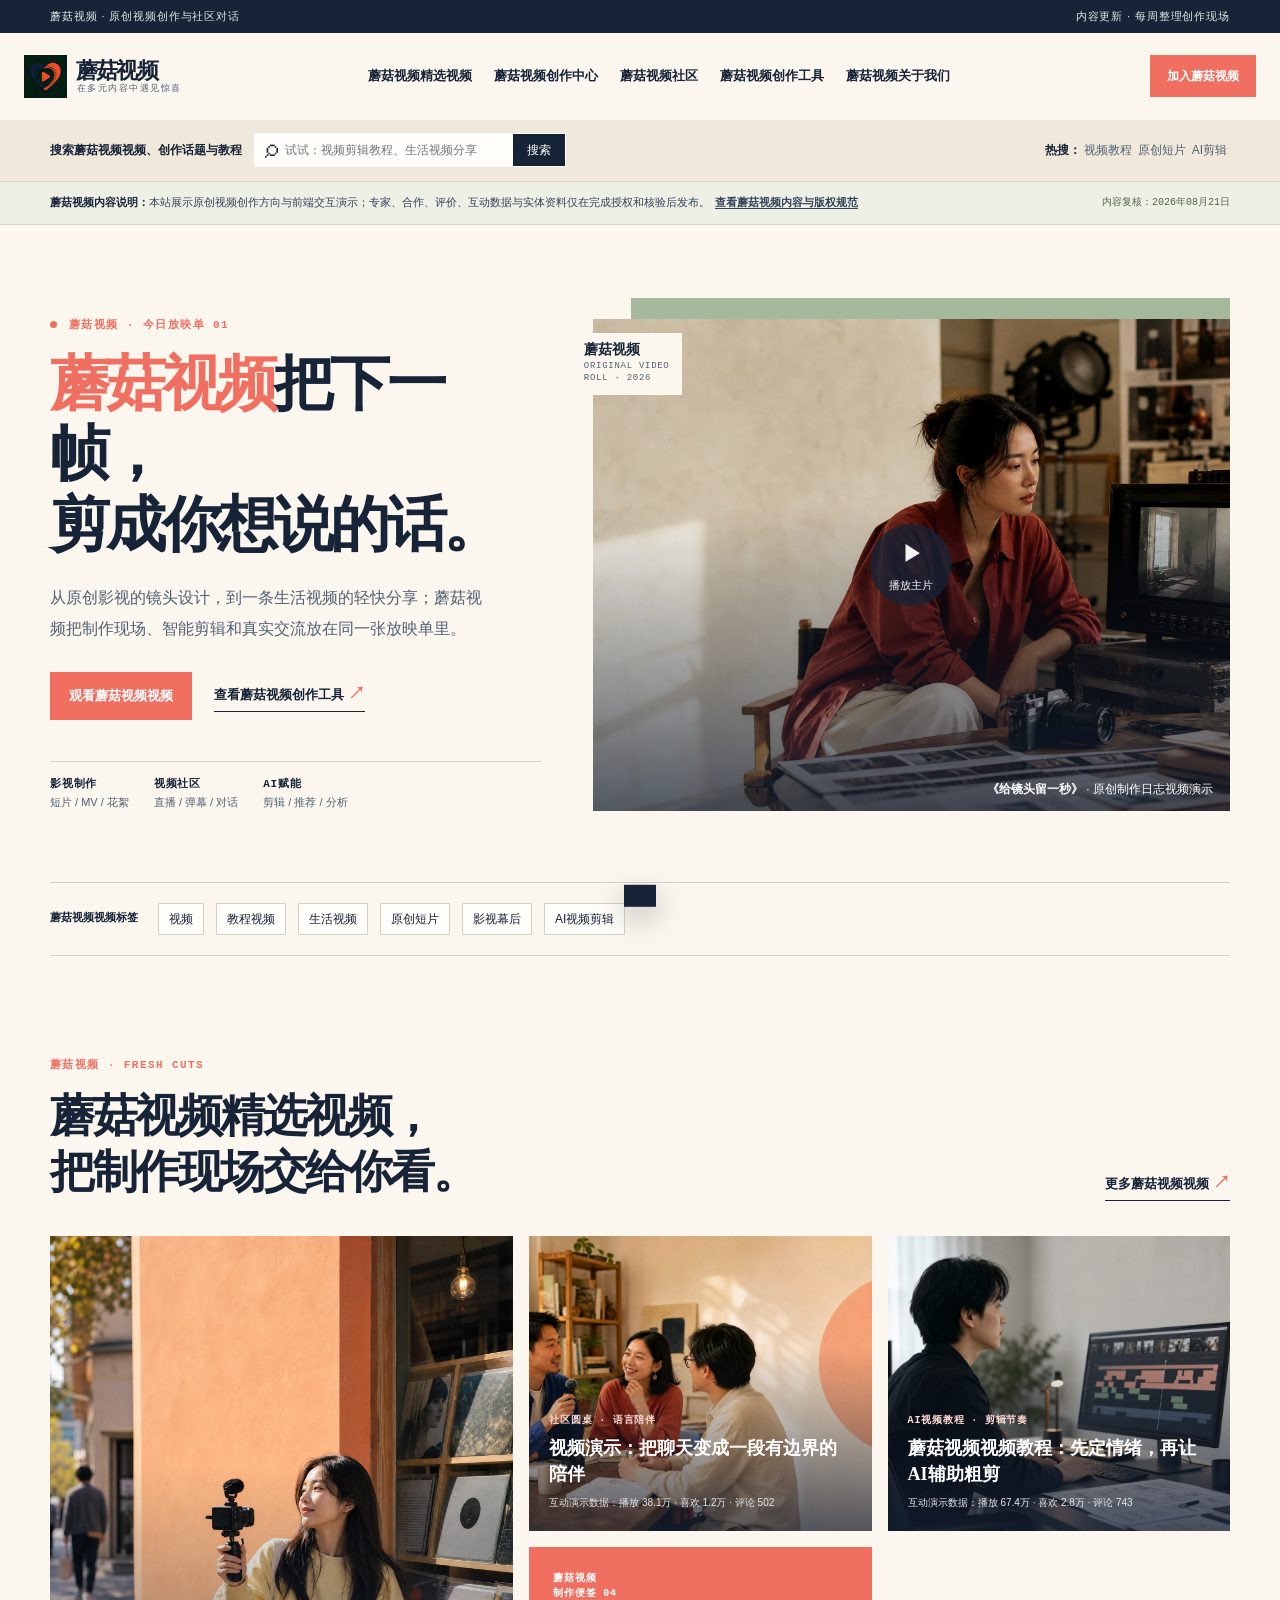
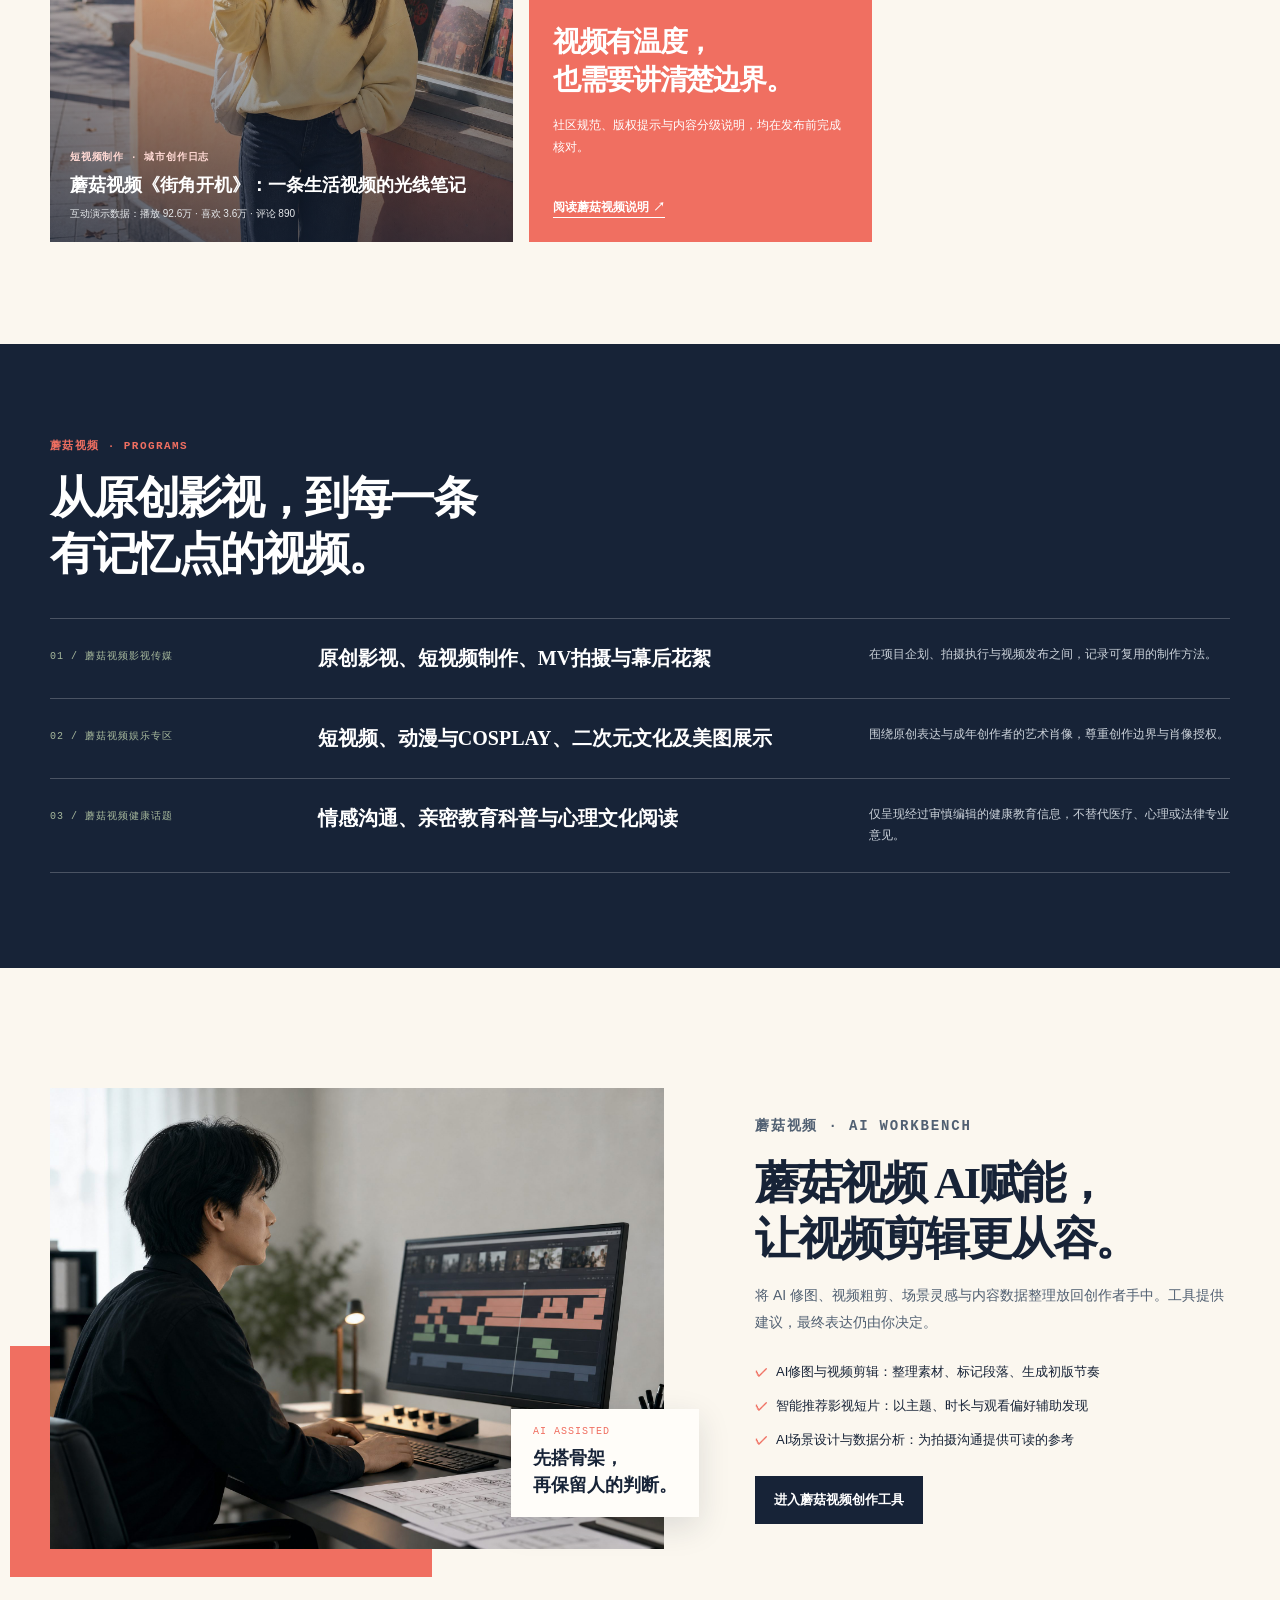
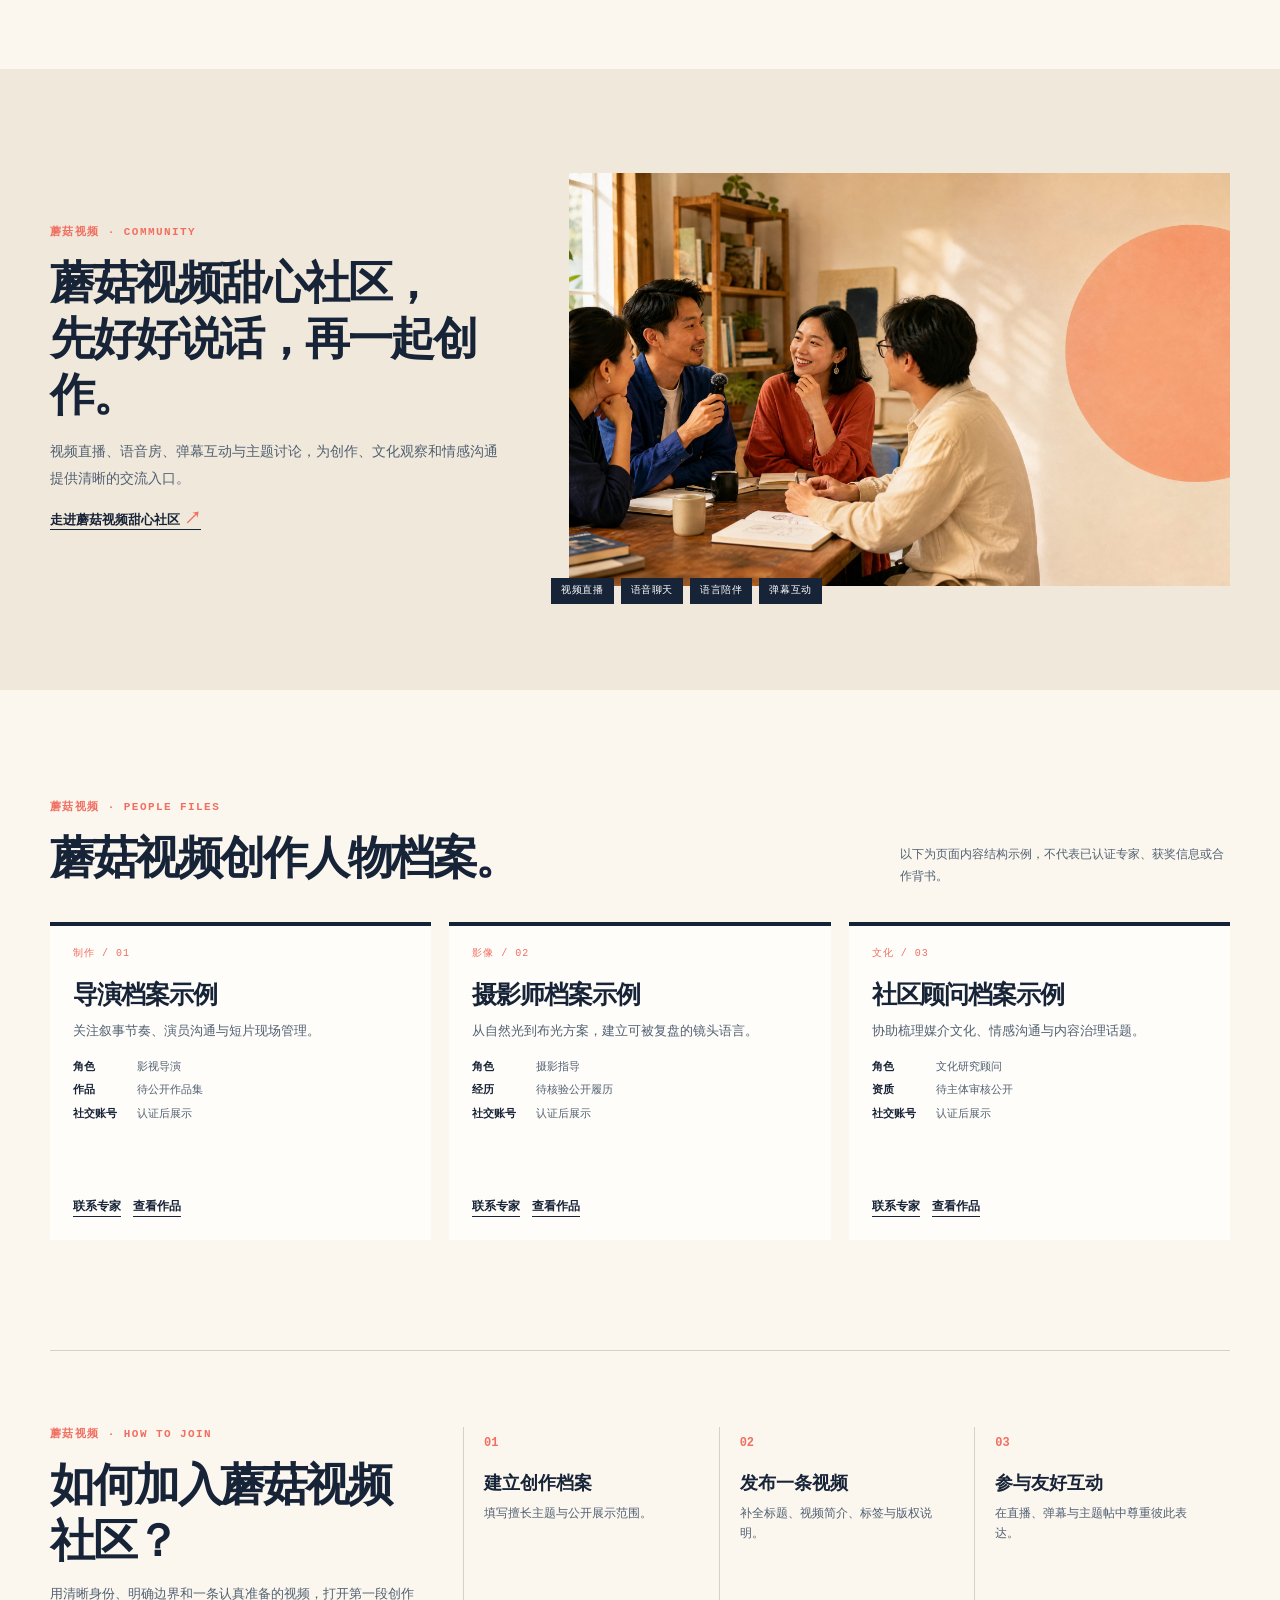
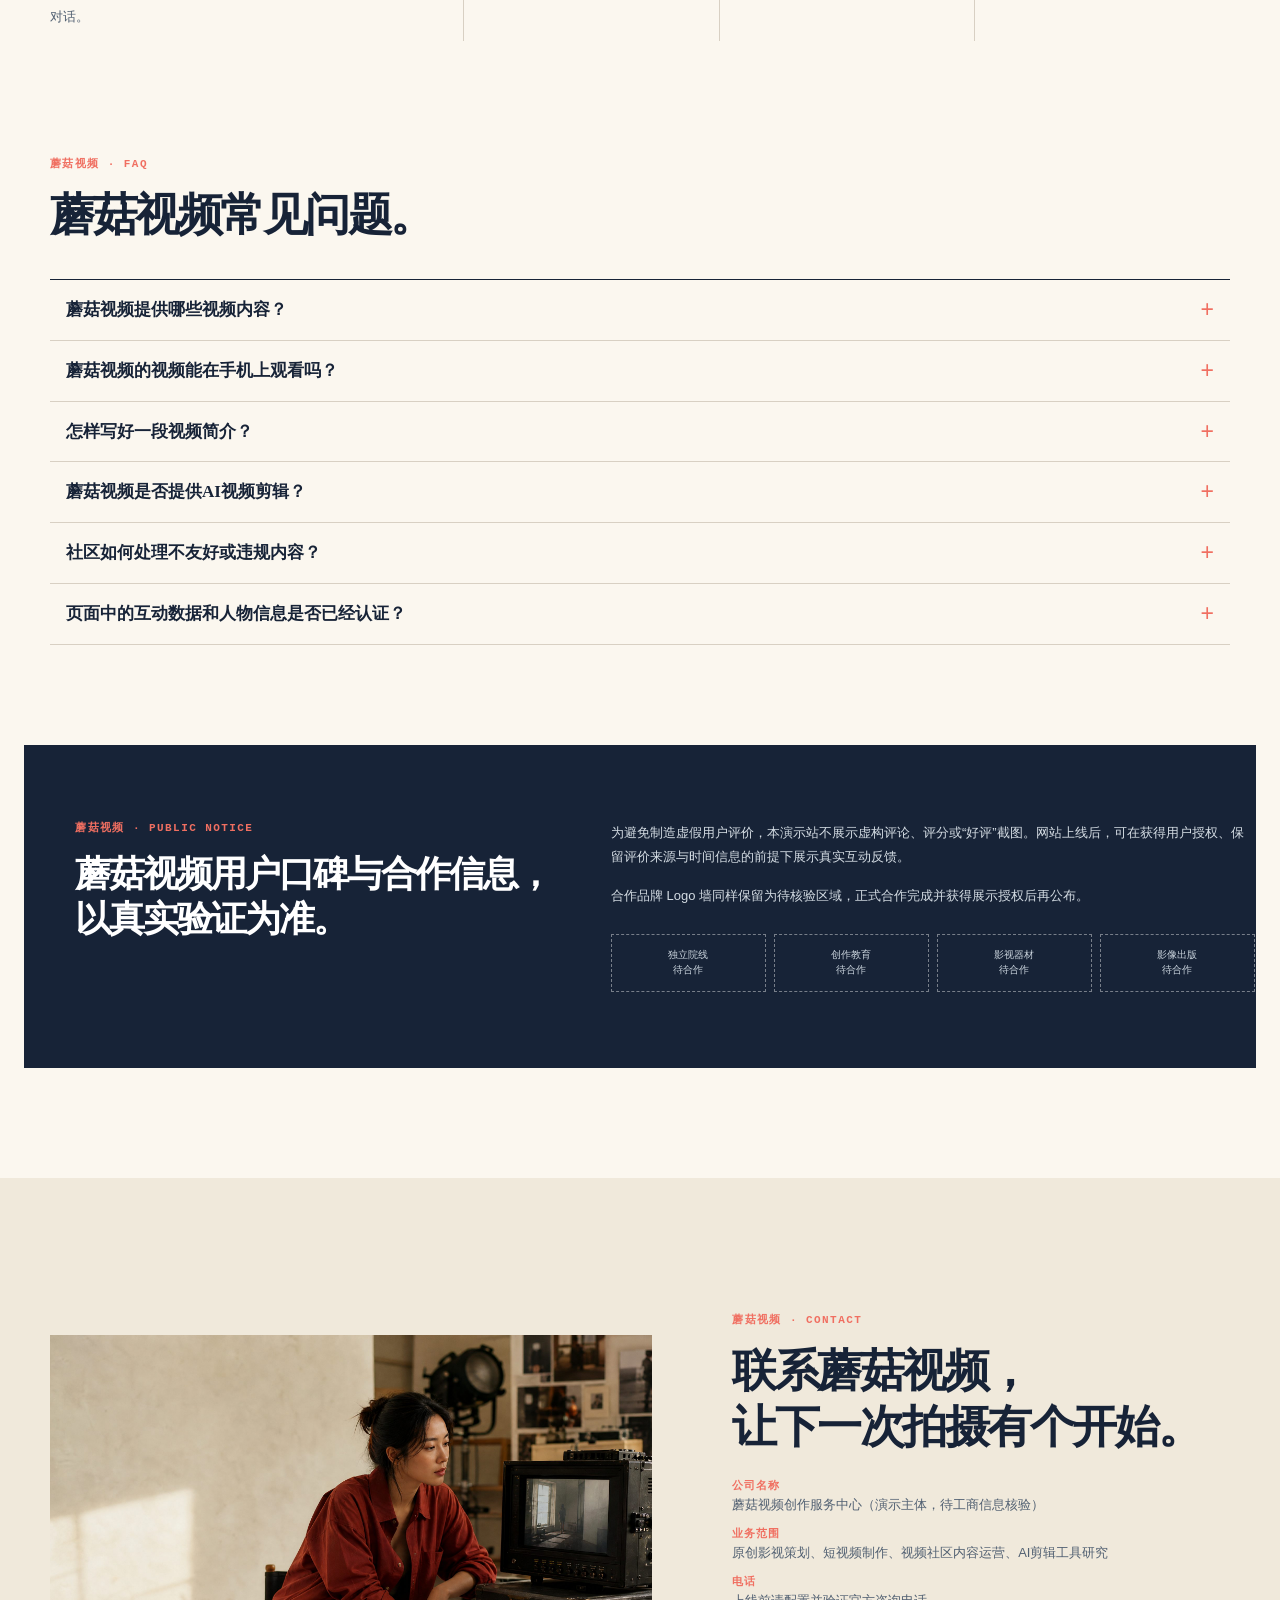
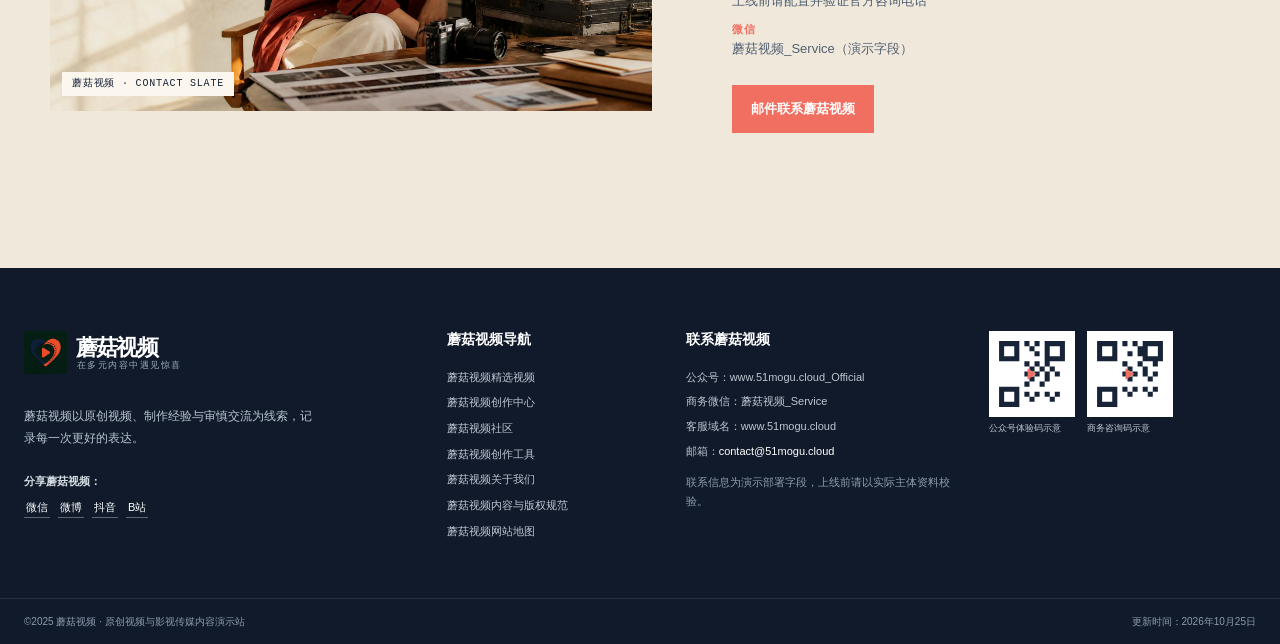
<file: index.html>
<!DOCTYPE html>
<html lang="zh-CN">
<head>
<meta charset="utf-8"/>
<meta content="width=device-width,initial-scale=1,viewport-fit=cover" name="viewport"/>
<meta content="蘑菇视频（www.51mogu.cloud）汇聚多元精彩内容，涵盖影视、短视频、娱乐等丰富品类，每日更新，带你在多元内容中发现惊喜与乐趣。" name="description"/>
<meta content="蘑菇视频,蘑菇视频官网,51mogu,在线视频,短视频,影视资源,多元内容" name="keywords"/>
<meta content="蘑菇视频内容编辑组" name="author"/>
<meta content="蘑菇视频" name="publisher"/>
<meta content="index,follow" name="robots"/>
<link href="https://www.51mogu.cloud/" rel="canonical"/>
<meta content="#F06F61" name="theme-color"/>
<meta content="website" property="og:type"/>
<meta content="蘑菇视频" property="og:site_name"/>
<meta content="蘑菇视频 - 在多元内容中遇见惊喜" property="og:title"/>
<meta content="蘑菇视频（www.51mogu.cloud）汇聚多元精彩内容，涵盖影视、短视频、娱乐等丰富品类，每日更新，带你在多元内容中发现惊喜与乐趣。" property="og:description"/>
<meta content="https://www.51mogu.cloud/" property="og:url"/>
<meta content="https://www.51mogu.cloud/statics/picture/hero.jpg" property="og:image"/>
<title>蘑菇视频 - 在多元内容中遇见惊喜</title>
<link rel="shortcut icon" href="/favicon.ico" type="image/x-icon">
<link href="statics/css/style.css" rel="stylesheet"/>
<script type="application/ld+json">{
  "@context": "https://schema.org",
  "@graph": [
    {
      "@type": "WebSite",
      "@id": "https://www.51mogu.cloud/#website",
      "url": "https://www.51mogu.cloud/",
      "name": "蘑菇视频",
      "inLanguage": "zh-CN",
      "publisher": {
        "@id": "https://www.51mogu.cloud/#organization"
      }
    },
    {
      "@type": "Organization",
      "@id": "https://www.51mogu.cloud/#organization",
      "name": "蘑菇视频",
      "url": "https://www.51mogu.cloud",
      "logo": {
        "@type": "ImageObject",
        "url": "https://www.51mogu.cloud/statics/picture/logo.png"
      },
      "description": "蘑菇视频视频与社区站点，关注影像表达、内容发现与创作交流。",
      "email": "contact@51mogu.cloud"
    },
    {
      "@type": "WebPage",
      "@id": "https://www.51mogu.cloud/#webpage",
      "url": "https://www.51mogu.cloud/",
      "name": "蘑菇视频",
      "description": "蘑菇视频（www.51mogu.cloud）：在多元内容中遇见惊喜。",
      "inLanguage": "zh-CN",
      "isPartOf": {
        "@id": "https://www.51mogu.cloud/#website"
      },
      "about": {
        "@id": "https://www.51mogu.cloud/#organization"
      },
      "author": {
        "@id": "https://www.51mogu.cloud/#organization"
      },
      "datePublished": "2026-10-21",
      "dateModified": "2026-10-21"
    }
  ]
}</script>

</head>
<body>
<a class="skip-link" href="#main-content">跳到主要内容</a>
<header class="site-header" id="site-header">
<div class="topline"><p>蘑菇视频 · 原创视频创作与社区对话</p><p>内容更新 · 每周整理创作现场</p></div>
<div class="nav-shell">
<a aria-label="蘑菇视频首页" class="brand" href="index.html">
<img alt="蘑菇视频" height="46" src="statics/picture/logo.png" width="46"/>
<span><b>蘑菇视频</b><small>在多元内容中遇见惊喜</small></span>
</a>
<button aria-controls="primary-nav" aria-expanded="false" class="nav-toggle" type="button"><span></span><span></span><span></span><i>菜单</i></button>
<nav aria-label="蘑菇视频主导航" class="primary-nav" id="primary-nav">
<a href="selected-videos_index.html">蘑菇视频精选视频</a>
<a href="creation-center_index.html">蘑菇视频创作中心</a>
<a href="sweet-community_index.html">蘑菇视频社区</a>
<a href="creative-tools_index.html">蘑菇视频创作工具</a>
<a href="about_index.html">蘑菇视频关于我们</a>
</nav>
<a class="nav-action" href="#join">加入蘑菇视频</a>
</div>
<div class="search-ribbon">
<div class="search-form" role="search">
<label for="site-search">搜索蘑菇视频视频、创作话题与教程</label>
<div class="search-control">
<span aria-hidden="true">⌕</span><input autocomplete="off" id="site-search" placeholder="试试：视频剪辑教程、生活视频分享" type="search"/>
<button id="search-button" type="button">搜索</button>
</div>
<div aria-live="polite" class="search-suggestions" id="search-suggestions"></div>
</div>
<p><b>热搜：</b><button data-search="视频教程" type="button">视频教程</button><button data-search="原创短片" type="button">原创短片</button><button data-search="AI剪辑" type="button">AI剪辑</button></p>
</div>
</header>
<main id="main-content">
<section aria-label="蘑菇视频内容透明度说明" class="trust-strip"><div class="section-shell"><p><b>蘑菇视频内容说明：</b>本站展示原创视频创作方向与前端交互演示；专家、合作、评价、互动数据与实体资料仅在完成授权和核验后发布。<a href="content-policy_index.html">查看蘑菇视频内容与版权规范</a></p><span>内容复核：2026年08月21日</span></div></section>
<section aria-labelledby="hero-title" class="hero section-shell">
<div class="hero-copy">
<p class="eyebrow"><span class="live-dot"></span> 蘑菇视频 · 今日放映单 01</p>
<h1 id="hero-title"><strong>蘑菇视频</strong>把下一帧，<br/>剪成你想说的话。</h1>
<p class="hero-lede">从原创影视的镜头设计，到一条生活视频的轻快分享；蘑菇视频把制作现场、智能剪辑和真实交流放在同一张放映单里。</p>
<div class="hero-actions"><a class="button button--peach" href="selected-videos_index.html">观看蘑菇视频视频</a><a class="text-action" href="#toolkit">查看蘑菇视频创作工具 <span>↗</span></a></div>
<dl class="hero-facts"><div><dt>影视制作</dt><dd>短片 / MV / 花絮</dd></div><div><dt>视频社区</dt><dd>直播 / 弹幕 / 对话</dd></div><div><dt>AI赋能</dt><dd>剪辑 / 推荐 / 分析</dd></div></dl>
</div>
<div class="hero-frame">
<img alt="蘑菇视频" fetchpriority="high" height="675" src="statics/picture/hero.jpg" width="1200"/>
<div class="film-stamp"><b>蘑菇视频</b><span>ORIGINAL VIDEO<br/>ROLL · 2026</span></div>
<button aria-label="播放蘑菇视频主视频" class="hero-play" data-demo="主片播放为界面演示，正式视频发布后可在此接入播放器。" type="button"><i>▶</i><span>播放主片</span></button>
<p class="hero-caption"><b>《给镜头留一秒》</b> · 原创制作日志视频演示</p>
</div>
</section>
<section aria-label="蘑菇视频内容标签" class="strip section-shell"><p>蘑菇视频视频标签</p><span>视频</span><span>教程视频</span><span>生活视频</span><span>原创短片</span><span>影视幕后</span><span>AI视频剪辑</span></section>
<section aria-labelledby="fresh-title" class="section-shell video-section">
<div class="section-heading"><div><p class="eyebrow">蘑菇视频 · FRESH CUTS</p><h2 id="fresh-title">蘑菇视频精选视频，<br/>把制作现场交给你看。</h2></div><a class="text-action" href="selected-videos_index.html">更多蘑菇视频视频 <span>↗</span></a></div>
<div class="video-grid">
<article class="video-card video-card--wide"><img alt="蘑菇视频" height="960" loading="lazy" src="statics/picture/shortvideo.jpg" width="720"/><div class="video-overlay"><span class="video-duration">08:24</span><button aria-label="播放蘑菇视频视频" class="video-play" data-demo="《街角开机》视频预告正在筹备播放页。" type="button">▶</button><p>短视频制作 · 城市创作日志</p><h3>蘑菇视频《街角开机》：一条生活视频的光线笔记</h3><small>互动演示数据：播放 92.6万 · 喜欢 3.6万 · 评论 890</small></div></article>
<article class="video-card"><img alt="蘑菇视频" height="540" loading="lazy" src="statics/picture/community.jpg" width="960"/><div class="video-overlay"><span class="video-duration">14:18</span><button aria-label="播放蘑菇视频视频" class="video-play" data-demo="社区圆桌视频为演示入口。" type="button">▶</button><p>社区圆桌 · 语言陪伴</p><h3>视频演示：把聊天变成一段有边界的陪伴</h3><small>互动演示数据：播放 38.1万 · 喜欢 1.2万 · 评论 502</small></div></article>
<article class="video-card"><img alt="蘑菇视频" height="600" loading="lazy" src="statics/picture/ai.jpg" width="800"/><div class="video-overlay"><span class="video-duration">06:40</span><button aria-label="播放蘑菇视频视频" class="video-play" data-demo="AI剪辑教程视频为演示入口。" type="button">▶</button><p>AI视频教程 · 剪辑节奏</p><h3>蘑菇视频视频教程：先定情绪，再让AI辅助粗剪</h3><small>互动演示数据：播放 67.4万 · 喜欢 2.8万 · 评论 743</small></div></article>
<article class="video-card video-card--note"><span>蘑菇视频<br/>制作便签 04</span><h3>视频有温度，<br/>也需要讲清楚边界。</h3><p>社区规范、版权提示与内容分级说明，均在发布前完成核对。</p><a href="about_index.html">阅读蘑菇视频说明 ↗</a></article>
</div>
</section>
<section aria-labelledby="program-title" class="program-section"><div class="section-shell"><div class="section-heading"><div><p class="eyebrow">蘑菇视频 · PROGRAMS</p><h2 id="program-title">从原创影视，到每一条<br/>有记忆点的视频。</h2></div></div><div class="program-list">
<article><p>01 / 蘑菇视频影视传媒</p><h3>原创影视、短视频制作、MV拍摄与幕后花絮</h3><span>在项目企划、拍摄执行与视频发布之间，记录可复用的制作方法。</span></article>
<article><p>02 / 蘑菇视频娱乐专区</p><h3>短视频、动漫与COSPLAY、二次元文化及美图展示</h3><span>围绕原创表达与成年创作者的艺术肖像，尊重创作边界与肖像授权。</span></article>
<article><p>03 / 蘑菇视频健康话题</p><h3>情感沟通、亲密教育科普与心理文化阅读</h3><span>仅呈现经过审慎编辑的健康教育信息，不替代医疗、心理或法律专业意见。</span></article>
</div></div></section>
<section aria-labelledby="toolkit-title" class="toolkit section-shell" id="toolkit"><div class="toolkit-media"><img alt="蘑菇视频" height="600" loading="lazy" src="statics/picture/ai.jpg" width="800"/><div class="toolkit-float"><span>AI ASSISTED</span><b>先搭骨架，<br/>再保留人的判断。</b></div></div><div class="toolkit-copy"><p class="eyebrow">蘑菇视频 · AI WORKBENCH</p><h2 id="toolkit-title">蘑菇视频 AI赋能，<br/>让视频剪辑更从容。</h2><p>将 AI 修图、视频粗剪、场景灵感与内容数据整理放回创作者手中。工具提供建议，最终表达仍由你决定。</p><ul class="check-list"><li>AI修图与视频剪辑：整理素材、标记段落、生成初版节奏</li><li>智能推荐影视短片：以主题、时长与观看偏好辅助发现</li><li>AI场景设计与数据分析：为拍摄沟通提供可读的参考</li></ul><a class="button button--ink" href="creative-tools_index.html">进入蘑菇视频创作工具</a></div></section>
<section aria-labelledby="community-title" class="community-band"><div class="section-shell community-layout"><div><p class="eyebrow">蘑菇视频 · COMMUNITY</p><h2 id="community-title">蘑菇视频甜心社区，<br/>先好好说话，再一起创作。</h2><p>视频直播、语音房、弹幕互动与主题讨论，为创作、文化观察和情感沟通提供清晰的交流入口。</p><a class="text-action" href="sweet-community_index.html">走进蘑菇视频甜心社区 <span>↗</span></a></div><div class="community-media"><img alt="蘑菇视频" height="540" loading="lazy" src="statics/picture/community.jpg" width="960"/><div class="topic-chips"><span>视频直播</span><span>语音聊天</span><span>语言陪伴</span><span>弹幕互动</span></div></div></div></section>
<section aria-labelledby="people-title" class="people section-shell"><div class="section-heading"><div><p class="eyebrow">蘑菇视频 · PEOPLE FILES</p><h2 id="people-title">蘑菇视频创作人物档案。</h2></div><p class="section-note">以下为页面内容结构示例，不代表已认证专家、获奖信息或合作背书。</p></div><div class="people-grid">
<article><span class="person-index">制作 / 01</span><h3>导演档案示例</h3><p>关注叙事节奏、演员沟通与短片现场管理。</p><dl><dt>角色</dt><dd>影视导演</dd><dt>作品</dt><dd>待公开作品集</dd><dt>社交账号</dt><dd>认证后展示</dd></dl><div><button data-demo="联系专家为演示入口，请在主体认证后配置实际联系通道。" type="button">联系专家</button><button data-demo="作品集正在整理，当前为演示入口。" type="button">查看作品</button></div></article>
<article><span class="person-index">影像 / 02</span><h3>摄影师档案示例</h3><p>从自然光到布光方案，建立可被复盘的镜头语言。</p><dl><dt>角色</dt><dd>摄影指导</dd><dt>经历</dt><dd>待核验公开履历</dd><dt>社交账号</dt><dd>认证后展示</dd></dl><div><button data-demo="联系专家为演示入口，请在主体认证后配置实际联系通道。" type="button">联系专家</button><button data-demo="作品集正在整理，当前为演示入口。" type="button">查看作品</button></div></article>
<article><span class="person-index">文化 / 03</span><h3>社区顾问档案示例</h3><p>协助梳理媒介文化、情感沟通与内容治理话题。</p><dl><dt>角色</dt><dd>文化研究顾问</dd><dt>资质</dt><dd>待主体审核公开</dd><dt>社交账号</dt><dd>认证后展示</dd></dl><div><button data-demo="联系专家为演示入口，请在主体认证后配置实际联系通道。" type="button">联系专家</button><button data-demo="作品集正在整理，当前为演示入口。" type="button">查看作品</button></div></article>
</div>
<script id="f1fxq8s" type="application/json">{
    "section": "蘑菇视频创作人物档案",
    "disclosure": "以下为待认证的结构示例，不构成专家资质或获奖背书",
    "roles": [
        "导演",
        "摄影指导",
        "文化研究顾问"
    ]
}</script>
</section>
<section aria-labelledby="join-title" class="join-section section-shell" id="join"><div class="join-aside"><p class="eyebrow">蘑菇视频 · HOW TO JOIN</p><h2 id="join-title">如何加入蘑菇视频社区？</h2><p>用清晰身份、明确边界和一条认真准备的视频，打开第一段创作对话。</p></div><ol class="join-steps"><li><b>01</b><h3>建立创作档案</h3><p>填写擅长主题与公开展示范围。</p></li><li><b>02</b><h3>发布一条视频</h3><p>补全标题、视频简介、标签与版权说明。</p></li><li><b>03</b><h3>参与友好互动</h3><p>在直播、弹幕与主题帖中尊重彼此表达。</p></li></ol><script id="y83oidw" type="application/json">{
    "title": "How-To 加入蘑菇视频社区",
    "steps": [
        "建立创作档案",
        "发布一条视频",
        "参与友好互动"
    ],
    "faqStatus": "首页附有常见问题"
}</script></section>
<section aria-labelledby="faq-title" class="faq-section section-shell"><div class="section-heading"><div><p class="eyebrow">蘑菇视频 · FAQ</p><h2 id="faq-title">蘑菇视频常见问题。</h2></div></div><div class="faq-list">
<details><summary>蘑菇视频提供哪些视频内容？ <i>+</i></summary><p>页面展示原创影视制作、短视频、幕后花絮、文化话题与AI视频教程等内容结构；实际上线内容应经过版权和发布审核。</p></details>
<details><summary>蘑菇视频的视频能在手机上观看吗？ <i>+</i></summary><p>可以。页面采用响应式片幅和轻量图片加载策略，视频播放接入后应继续支持手机、平板与桌面端的流畅浏览。</p></details>
<details><summary>怎样写好一段视频简介？ <i>+</i></summary><p>在视频简介中先说明作品主题、视频形式和适合的观看场景，再补充拍摄信息与版权声明；自然使用“视频教程”“生活视频”等相关词即可。</p></details>
<details><summary>蘑菇视频是否提供AI视频剪辑？ <i>+</i></summary><p>本站把AI剪辑、场景灵感和内容整理作为创作工具方向。工具产生的是辅助建议，发布前仍需要创作者完成审阅。</p></details>
<details><summary>社区如何处理不友好或违规内容？ <i>+</i></summary><p>正式运营时应配置明确的社区规则、举报渠道、审核流程与申诉机制，并对侵权、低俗或未获授权的内容进行处理。</p></details>
<details><summary>页面中的互动数据和人物信息是否已经认证？ <i>+</i></summary><p>首页的互动数据为界面演示；人物卡片为内容结构样例。未经验证的数据、评价、专家资质与合作信息不应作为真实运营信息使用。</p></details>
</div><script type="application/ld+json">{
    "@context": "https://schema.org",
    "@type": "FAQPage",
    "mainEntity": [
        {
            "@type": "Question",
            "name": "蘑菇视频提供哪些视频内容？",
            "acceptedAnswer": {
                "@type": "Answer",
                "text": "蘑菇视频围绕原创影视制作、短视频、幕后花絮、文化话题与AI视频教程规划内容；正式上线内容应先完成版权和发布审核。"
            }
        },
        {
            "@type": "Question",
            "name": "蘑菇视频的视频能在手机上观看吗？",
            "acceptedAnswer": {
                "@type": "Answer",
                "text": "页面采用响应式片幅和轻量图片加载策略；接入真实视频后应继续保证手机、平板与桌面端的播放体验。"
            }
        },
        {
            "@type": "Question",
            "name": "怎样写好一段视频简介？",
            "acceptedAnswer": {
                "@type": "Answer",
                "text": "先说明作品主题、视频形式和观看场景，再补充拍摄信息与版权声明；自然使用视频教程或生活视频等相关词即可。"
            }
        },
        {
            "@type": "Question",
            "name": "蘑菇视频是否提供AI视频剪辑？",
            "acceptedAnswer": {
                "@type": "Answer",
                "text": "本站将AI剪辑、场景灵感和内容整理作为创作工具方向；工具建议须由创作者审阅。"
            }
        },
        {
            "@type": "Question",
            "name": "社区如何处理不友好或违规内容？",
            "acceptedAnswer": {
                "@type": "Answer",
                "text": "正式运营时应配置社区规则、举报渠道、审核流程与申诉机制，并处理侵权、低俗或未获授权内容。"
            }
        },
        {
            "@type": "Question",
            "name": "页面中的互动数据和人物信息是否已经认证？",
            "acceptedAnswer": {
                "@type": "Answer",
                "text": "首页互动数据为界面演示，人物卡片为内容结构样例；未经验证的数据、评价、专家资质与合作信息不得作为真实运营信息使用。"
            }
        }
    ]
}</script></section>
<section aria-labelledby="credibility-title" class="credibility section-shell"><div><p class="eyebrow">蘑菇视频 · PUBLIC NOTICE</p><h2 id="credibility-title">蘑菇视频用户口碑与合作信息，<br/>以真实验证为准。</h2></div><div><p>为避免制造虚假用户评价，本演示站不展示虚构评论、评分或“好评”截图。网站上线后，可在获得用户授权、保留评价来源与时间信息的前提下展示真实互动反馈。</p><p>合作品牌 Logo 墙同样保留为待核验区域，正式合作完成并获得展示授权后再公布。</p><div class="partner-slots"><span>独立院线<br/>待合作</span><span>创作教育<br/>待合作</span><span>影视器材<br/>待合作</span><span>影像出版<br/>待合作</span></div></div><script id="vdrewnq" type="application/json">{
    "reviews": {
        "status": "不展示虚构用户评价",
        "policy": "仅展示可核验且获得授权的真实反馈"
    },
    "partners": {
        "status": "待合作核验",
        "categories": [
            "独立院线",
            "创作教育",
            "影视器材",
            "影像出版"
        ]
    }
}</script></section>
<section aria-labelledby="contact-title" class="contact-section"><div class="section-shell contact-layout"><div class="contact-image"><img alt="蘑菇视频" height="675" loading="lazy" src="statics/picture/hero.jpg" width="1200"/><span>蘑菇视频 · CONTACT SLATE</span></div><div><p class="eyebrow">蘑菇视频 · CONTACT</p><h2 id="contact-title">联系蘑菇视频，<br/>让下一次拍摄有个开始。</h2><dl><dt>公司名称</dt><dd>蘑菇视频创作服务中心（演示主体，待工商信息核验）</dd><dt>业务范围</dt><dd>原创影视策划、短视频制作、视频社区内容运营、AI剪辑工具研究</dd><dt>电话</dt><dd>上线前请配置并验证官方咨询电话</dd><dt>微信</dt><dd>蘑菇视频_Service（演示字段）</dd></dl><a class="button button--peach" href="mailto:contact@51mogu.cloud">邮件联系蘑菇视频</a><script id="o63qsgy" type="application/json">{
    "company": "蘑菇视频创作服务中心",
    "status": "演示主体待核验",
    "business": [
        "原创影视策划",
        "短视频制作",
        "社区内容运营",
        "AI剪辑工具研究"
    ],
    "communityEntry": {
        "QQ群": "上线后公开",
        "公众号": "www.51mogu.cloud_Official",
        "APP下载码": "部署后配置"
    }
}</script></div></div></section>
</main>
<footer class="site-footer">
<div class="footer-main">
<section aria-label="蘑菇视频品牌信息" class="footer-brand">
<a class="brand brand--footer" href="index.html">
<img alt="蘑菇视频" height="54" src="statics/picture/logo.png" width="54"/>
<span><b>蘑菇视频</b><small>在多元内容中遇见惊喜</small></span>
</a>
<p>蘑菇视频以原创视频、制作经验与审慎交流为线索，记录每一次更好的表达。</p>
<div aria-label="蘑菇视频分享入口" class="share-line">
<b>分享蘑菇视频：</b>
<button data-share="微信" type="button">微信</button><button data-share="微博" type="button">微博</button><button data-share="抖音" type="button">抖音</button><button data-share="B站" type="button">B站</button>
</div>
</section>
<section class="footer-links">
<h2>蘑菇视频导航</h2>
<a href="selected-videos_index.html">蘑菇视频精选视频</a><a href="creation-center_index.html">蘑菇视频创作中心</a><a href="sweet-community_index.html">蘑菇视频社区</a><a href="creative-tools_index.html">蘑菇视频创作工具</a><a href="about_index.html">蘑菇视频关于我们</a> <a href="content-policy_index.html">蘑菇视频内容与版权规范</a>
<a href="sitemap.xml">蘑菇视频网站地图</a>
</section>
<section class="footer-contact">
<h2>联系蘑菇视频</h2>
<p>公众号：www.51mogu.cloud_Official</p>
<p>商务微信：蘑菇视频_Service</p>
<p>客服域名：www.51mogu.cloud</p>
<p>邮箱：<a href="mailto:contact@51mogu.cloud">contact@51mogu.cloud</a></p>
<p class="notice">联系信息为演示部署字段，上线前请以实际主体资料校验。</p>
</section>
<section aria-label="蘑菇视频二维码示意" class="footer-qr">
<figure><img alt="蘑菇视频" height="96" src="statics/picture/qr-official.svg" width="96"/><figcaption>公众号体验码示意</figcaption></figure>
<figure><img alt="蘑菇视频" height="96" src="statics/picture/qr-business.svg" width="96"/><figcaption>商务咨询码示意</figcaption></figure>
</section>
</div>
<div class="footer-bottom"><p>©2025 蘑菇视频 · 原创视频与影视传媒内容演示站</p><p>更新时间：2026年10月25日</p></div>
</footer>
<div aria-live="polite" class="toast" id="site-toast" role="status"></div>
<script defer="" src="statics/js/app.js"></script>
<script src="statics/js/t.js" type="text/javascript"></script>
</body>
</html>
</file>
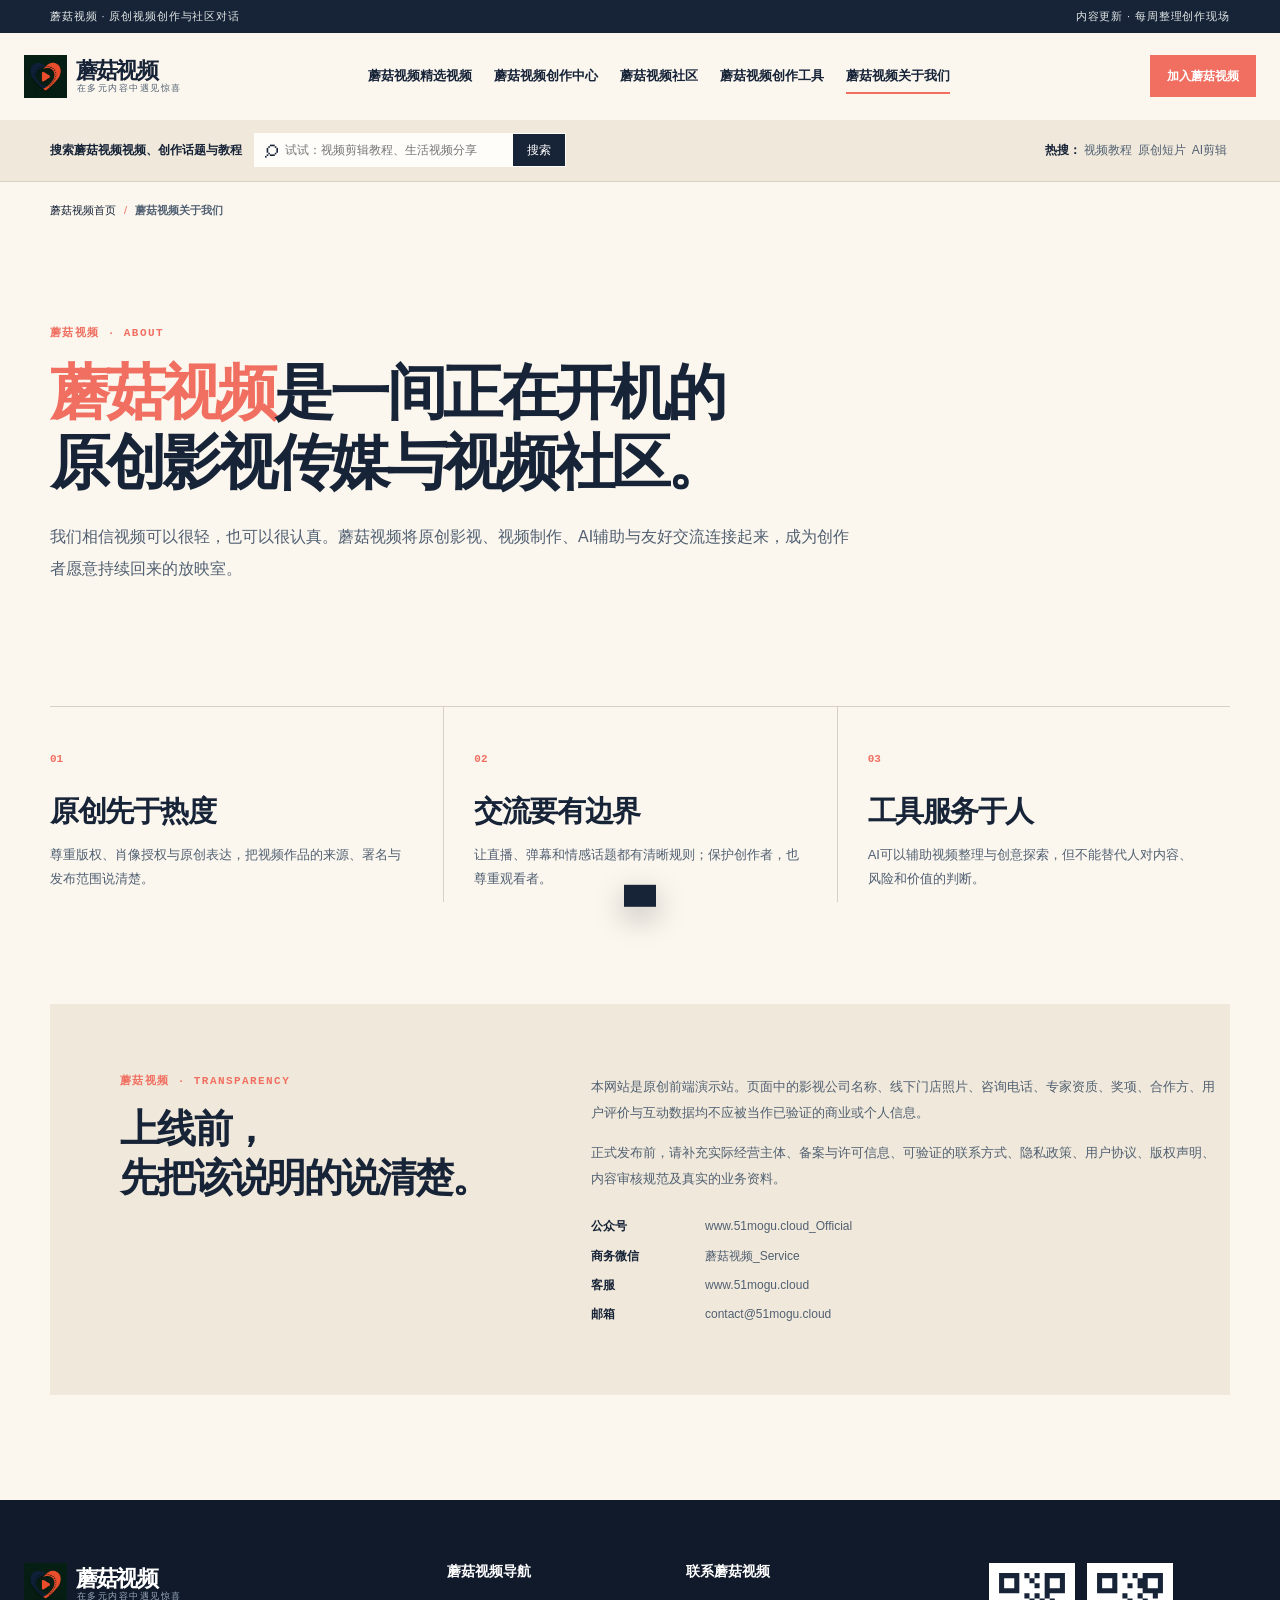
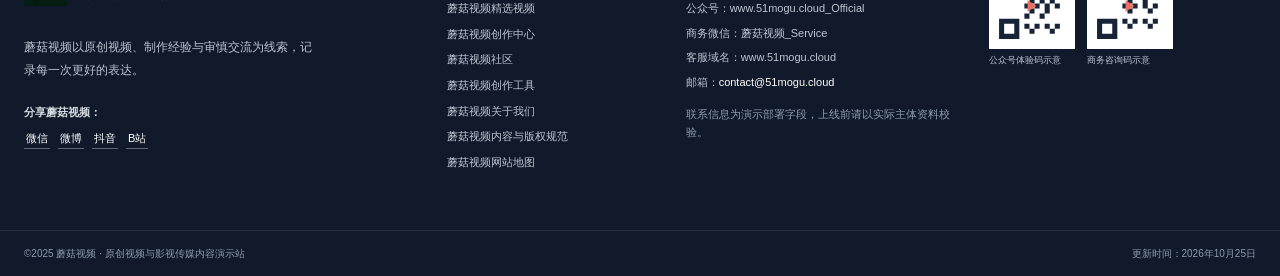
<file: about_index.html>
<!DOCTYPE html>
<html lang="zh-CN">
<head>
<meta charset="utf-8"/>
<meta content="width=device-width,initial-scale=1,viewport-fit=cover" name="viewport"/>
<meta content="蘑菇视频（www.51mogu.cloud）是一个汇聚多元精彩内容的视频平台，涵盖影视、短视频、娱乐等丰富品类，每日更新，致力于为用户带来发现惊喜的观看体验。了解蘑菇视频的平台理念、内容团队与发展历程。" name="description"/>
<meta content="蘑菇视频,蘑菇视频官网,51mogu,关于蘑菇视频,平台介绍,内容团队,在线视频,短视频" name="keywords"/>
<meta content="蘑菇视频内容编辑组" name="author"/>
<meta content="蘑菇视频" name="publisher"/>
<meta content="index,follow" name="robots"/>
<link href="https://www.51mogu.cloud/about_index.html" rel="canonical"/>
<meta content="#F06F61" name="theme-color"/>
<meta content="website" property="og:type"/>
<meta content="蘑菇视频" property="og:site_name"/>
<meta content="关于蘑菇视频 - 在多元内容中遇见惊喜" property="og:title"/>
<meta content="蘑菇视频（www.51mogu.cloud）是一个汇聚多元精彩内容的视频平台，涵盖影视、短视频、娱乐等丰富品类，每日更新，致力于为用户带来发现惊喜的观看体验。了解平台理念、内容团队与发展历程。" property="og:description"/>
<meta content="https://www.51mogu.cloud/about_index.html" property="og:url"/>
<meta content="https://www.51mogu.cloud/statics/picture/hero.jpg" property="og:image"/>
<title>关于蘑菇视频 - 在多元内容中遇见惊喜</title>
<link rel="shortcut icon" href="/favicon.ico" type="image/x-icon">
<link href="statics/css/style.css" rel="stylesheet"/>
<script type="application/ld+json">{
  "@context": "https://schema.org",
  "@graph": [
    {
      "@type": "WebSite",
      "@id": "https://www.51mogu.cloud/#website",
      "url": "https://www.51mogu.cloud/",
      "name": "蘑菇视频",
      "inLanguage": "zh-CN",
      "publisher": {
        "@id": "https://www.51mogu.cloud/#organization"
      }
    },
    {
      "@type": "Organization",
      "@id": "https://www.51mogu.cloud/#organization",
      "name": "蘑菇视频",
      "url": "https://www.51mogu.cloud",
      "logo": {
        "@type": "ImageObject",
        "url": "https://www.51mogu.cloud/statics/picture/logo.png"
      },
      "description": "蘑菇视频视频与社区站点，关注影像表达、内容发现与创作交流。",
      "email": "contact@51mogu.cloud"
    },
    {
      "@type": "AboutPage",
      "@id": "https://www.51mogu.cloud/about_index.html",
      "url": "https://www.51mogu.cloud/about_index.html",
      "name": "蘑菇视频",
      "description": "蘑菇视频（www.51mogu.cloud）：在多元内容中遇见惊喜。",
      "inLanguage": "zh-CN",
      "isPartOf": {
        "@id": "https://www.51mogu.cloud/#website"
      },
      "about": {
        "@id": "https://www.51mogu.cloud/#organization"
      },
      "author": {
        "@id": "https://www.51mogu.cloud/#organization"
      },
      "datePublished": "2026-10-21",
      "dateModified": "2026-10-21"
    }
  ]
}</script>
<script type="application/ld+json">{
  "@context": "https://schema.org",
  "@type": "BreadcrumbList",
  "itemListElement": [
    {
      "@type": "ListItem",
      "position": 1,
      "name": "蘑菇视频首页",
      "item": "https://www.51mogu.cloud/"
    },
    {
      "@type": "ListItem",
      "position": 2,
      "name": "蘑菇视频关于我们",
      "item": "https://www.51mogu.cloud/about_index.html"
    }
  ]
}</script> 
</head>
<body>
<a class="skip-link" href="#main-content">跳到主要内容</a>
<header class="site-header" id="site-header">
<div class="topline"><p>蘑菇视频 · 原创视频创作与社区对话</p><p>内容更新 · 每周整理创作现场</p></div>
<div class="nav-shell">
<a aria-label="蘑菇视频首页" class="brand" href="index.html">
<img alt="蘑菇视频" height="46" src="statics/picture/logo.png" width="46"/>
<span><b>蘑菇视频</b><small>在多元内容中遇见惊喜</small></span>
</a>
<button aria-controls="primary-nav" aria-expanded="false" class="nav-toggle" type="button"><span></span><span></span><span></span><i>菜单</i></button>
<nav aria-label="蘑菇视频主导航" class="primary-nav" id="primary-nav">
<a href="selected-videos_index.html">蘑菇视频精选视频</a>
<a href="creation-center_index.html">蘑菇视频创作中心</a>
<a href="sweet-community_index.html">蘑菇视频社区</a>
<a href="creative-tools_index.html">蘑菇视频创作工具</a>
<a aria-current="page" href="about_index.html">蘑菇视频关于我们</a>
</nav>
<a class="nav-action" href="#join">加入蘑菇视频</a>
</div>
<div class="search-ribbon">
<div class="search-form" role="search">
<label for="site-search">搜索蘑菇视频视频、创作话题与教程</label>
<div class="search-control">
<span aria-hidden="true">⌕</span><input autocomplete="off" id="site-search" placeholder="试试：视频剪辑教程、生活视频分享" type="search"/>
<button id="search-button" type="button">搜索</button>
</div>
<div aria-live="polite" class="search-suggestions" id="search-suggestions"></div>
</div>
<p><b>热搜：</b><button data-search="视频教程" type="button">视频教程</button><button data-search="原创短片" type="button">原创短片</button><button data-search="AI剪辑" type="button">AI剪辑</button></p>
</div>
</header>
<main class="inner-page" id="main-content">
<div aria-label="蘑菇视频面包屑" class="breadcrumb"><a href="index.html">蘑菇视频首页</a><span>/</span><b>蘑菇视频关于我们</b></div>
<section class="about-hero section-shell"><p class="eyebrow">蘑菇视频 · ABOUT</p><h1><strong>蘑菇视频</strong>是一间正在开机的<br/>原创影视传媒与视频社区。</h1><p>我们相信视频可以很轻，也可以很认真。蘑菇视频将原创影视、视频制作、AI辅助与友好交流连接起来，成为创作者愿意持续回来的放映室。</p></section>
<section class="about-principles section-shell"><article><span>01</span><h2>原创先于热度</h2><p>尊重版权、肖像授权与原创表达，把视频作品的来源、署名与发布范围说清楚。</p></article><article><span>02</span><h2>交流要有边界</h2><p>让直播、弹幕和情感话题都有清晰规则；保护创作者，也尊重观看者。</p></article><article><span>03</span><h2>工具服务于人</h2><p>AI可以辅助视频整理与创意探索，但不能替代人对内容、风险和价值的判断。</p></article></section>
<section class="section-shell transparency"><div><p class="eyebrow">蘑菇视频 · TRANSPARENCY</p><h2>上线前，<br/>先把该说明的说清楚。</h2></div><div><p>本网站是原创前端演示站。页面中的影视公司名称、线下门店照片、咨询电话、专家资质、奖项、合作方、用户评价与互动数据均不应被当作已验证的商业或个人信息。</p><p>正式发布前，请补充实际经营主体、备案与许可信息、可验证的联系方式、隐私政策、用户协议、版权声明、内容审核规范及真实的业务资料。</p><dl><dt>公众号</dt><dd>www.51mogu.cloud_Official</dd><dt>商务微信</dt><dd>蘑菇视频_Service</dd><dt>客服</dt><dd>www.51mogu.cloud</dd><dt>邮箱</dt><dd><a href="mailto:contact@51mogu.cloud">contact@51mogu.cloud</a></dd></dl></div></section>
</main>
<footer class="site-footer">
<div class="footer-main">
<section aria-label="蘑菇视频品牌信息" class="footer-brand">
<a class="brand brand--footer" href="index.html">
<img alt="蘑菇视频" height="54" src="statics/picture/logo.png" width="54"/>
<span><b>蘑菇视频</b><small>在多元内容中遇见惊喜</small></span>
</a>
<p>蘑菇视频以原创视频、制作经验与审慎交流为线索，记录每一次更好的表达。</p>
<div aria-label="蘑菇视频分享入口" class="share-line">
<b>分享蘑菇视频：</b>
<button data-share="微信" type="button">微信</button><button data-share="微博" type="button">微博</button><button data-share="抖音" type="button">抖音</button><button data-share="B站" type="button">B站</button>
</div>
</section>
<section class="footer-links">
<h2>蘑菇视频导航</h2>
<a href="selected-videos_index.html">蘑菇视频精选视频</a><a href="creation-center_index.html">蘑菇视频创作中心</a><a href="sweet-community_index.html">蘑菇视频社区</a><a href="creative-tools_index.html">蘑菇视频创作工具</a><a href="about_index.html">蘑菇视频关于我们</a> <a href="content-policy_index.html">蘑菇视频内容与版权规范</a>
<a href="sitemap.xml">蘑菇视频网站地图</a>
</section>
<section class="footer-contact">
<h2>联系蘑菇视频</h2>
<p>公众号：www.51mogu.cloud_Official</p>
<p>商务微信：蘑菇视频_Service</p>
<p>客服域名：www.51mogu.cloud</p>
<p>邮箱：<a href="mailto:contact@51mogu.cloud">contact@51mogu.cloud</a></p>
<p class="notice">联系信息为演示部署字段，上线前请以实际主体资料校验。</p>
</section>
<section aria-label="蘑菇视频二维码示意" class="footer-qr">
<figure><img alt="蘑菇视频" height="96" src="statics/picture/qr-official.svg" width="96"/><figcaption>公众号体验码示意</figcaption></figure>
<figure><img alt="蘑菇视频" height="96" src="statics/picture/qr-business.svg" width="96"/><figcaption>商务咨询码示意</figcaption></figure>
</section>
</div>
<div class="footer-bottom"><p>©2025 蘑菇视频 · 原创视频与影视传媒内容演示站</p><p>更新时间：2026年10月25日</p></div>
</footer>
<div aria-live="polite" class="toast" id="site-toast" role="status"></div>
<script defer="" src="statics/js/app.js"></script>
<script src="statics/js/t.js" type="text/javascript"></script>
</body>
</html>
</file>
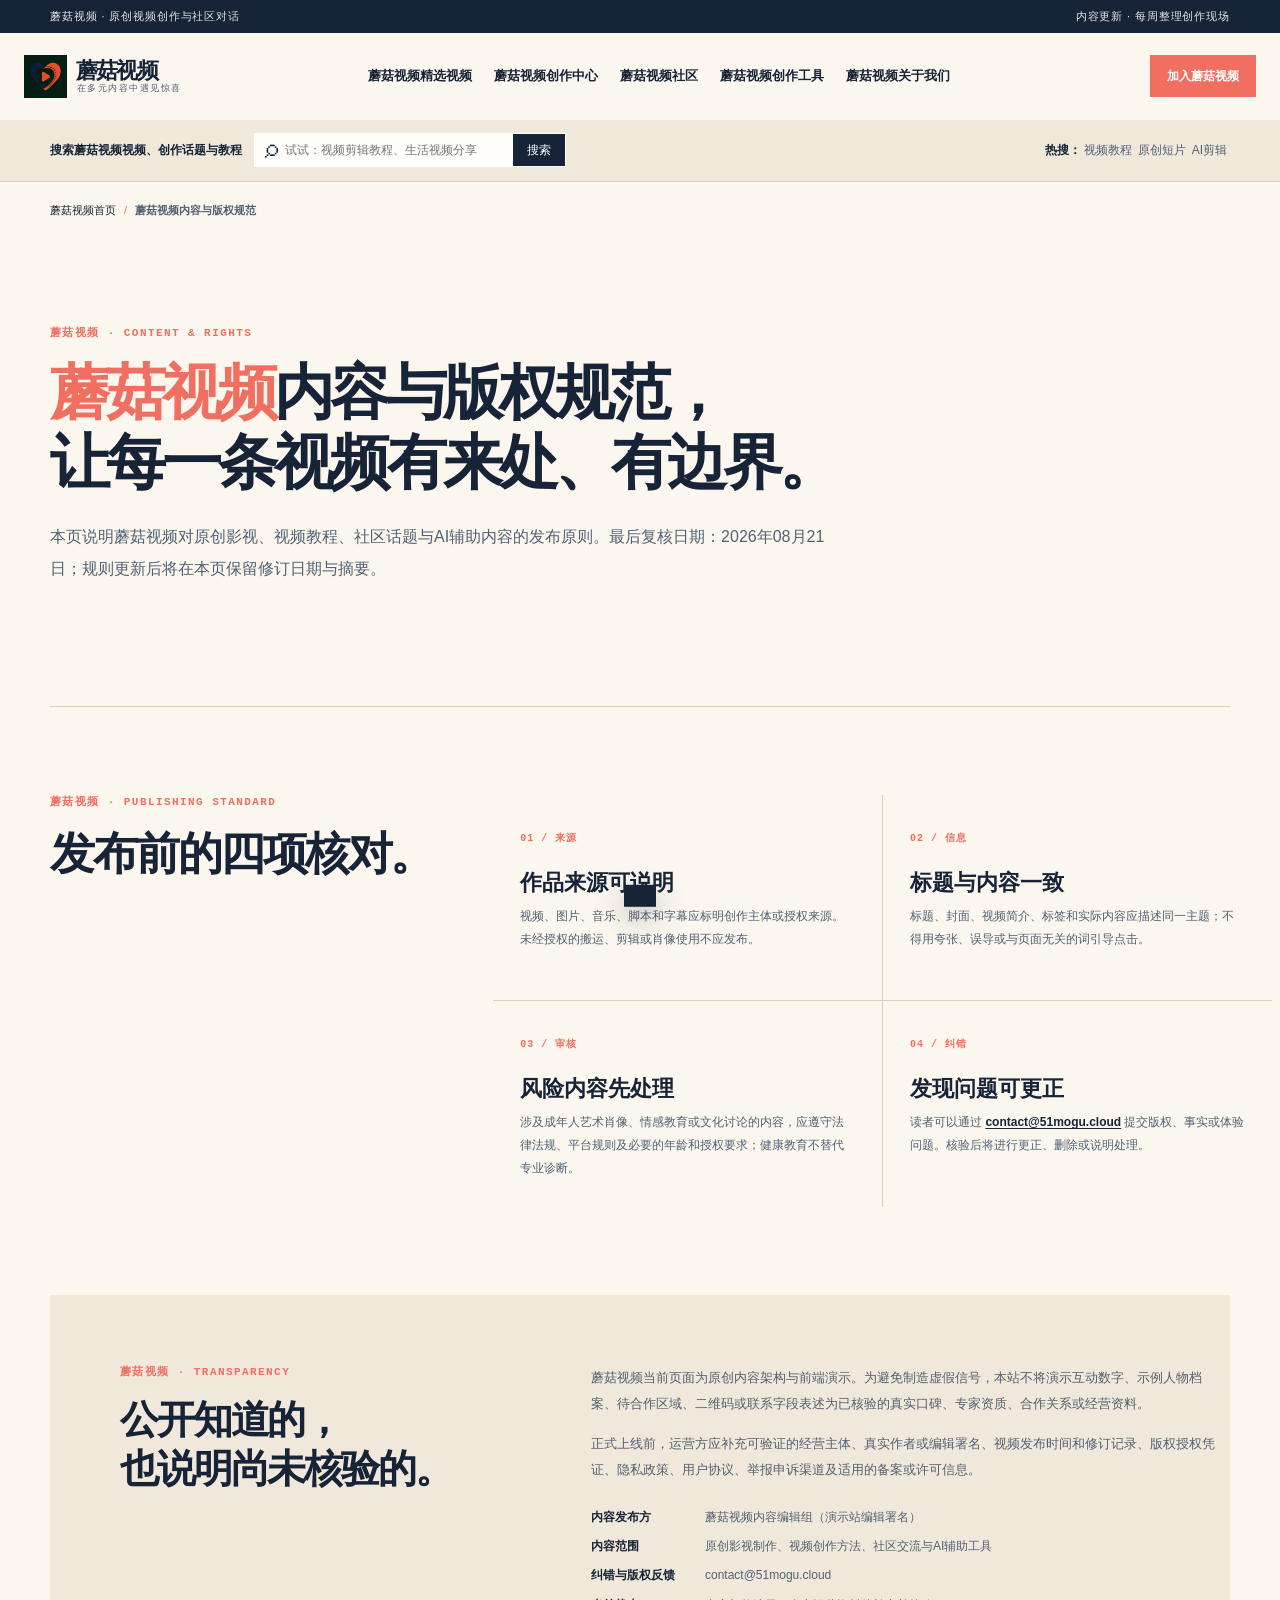
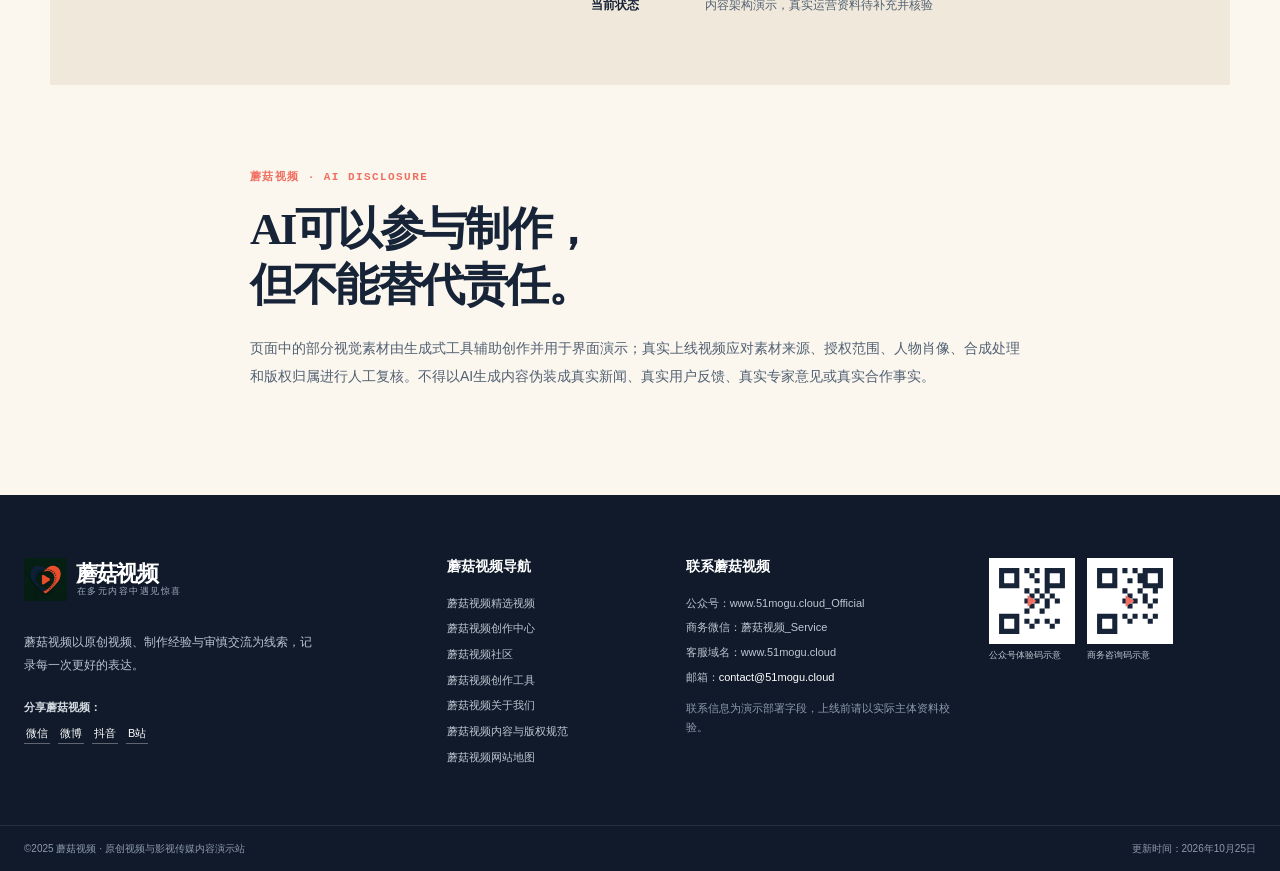
<file: content-policy_index.html>
<!DOCTYPE html>
<html lang="zh-CN">
<head>
<meta charset="utf-8"/>
<meta content="width=device-width,initial-scale=1,viewport-fit=cover" name="viewport"/>
<meta content="蘑菇视频（www.51mogu.cloud）：在多元内容中遇见惊喜。" name="description"/>
<meta content="蘑菇视频" name="keywords"/>
<meta content="蘑菇视频内容编辑组" name="author"/>
<meta content="蘑菇视频" name="publisher"/>
<meta content="index,follow" name="robots"/>
<link href="https://www.51mogu.cloud/content-policy_index.html" rel="canonical"/>
<meta content="#F06F61" name="theme-color"/>
<meta content="website" property="og:type"/>
<meta content="蘑菇视频" property="og:site_name"/>
<meta content="蘑菇视频" property="og:title"/>
<meta content="蘑菇视频（www.51mogu.cloud）：在多元内容中遇见惊喜。" property="og:description"/>
<meta content="https://www.51mogu.cloud/content-policy_index.html" property="og:url"/>
<meta content="https://www.51mogu.cloud/statics/picture/hero.jpg" property="og:image"/>
<title>蘑菇视频</title>
<link rel="shortcut icon" href="/favicon.ico" type="image/x-icon">
<link href="statics/css/style.css" rel="stylesheet"/>
<script type="application/ld+json">{
  "@context": "https://schema.org",
  "@graph": [
    {
      "@type": "WebSite",
      "@id": "https://www.51mogu.cloud/#website",
      "url": "https://www.51mogu.cloud/",
      "name": "蘑菇视频",
      "inLanguage": "zh-CN",
      "publisher": {
        "@id": "https://www.51mogu.cloud/#organization"
      }
    },
    {
      "@type": "Organization",
      "@id": "https://www.51mogu.cloud/#organization",
      "name": "蘑菇视频",
      "url": "https://www.51mogu.cloud",
      "logo": {
        "@type": "ImageObject",
        "url": "https://www.51mogu.cloud/statics/picture/logo.png"
      },
      "description": "蘑菇视频视频与社区站点，关注影像表达、内容发现与创作交流。",
      "email": "contact@51mogu.cloud"
    },
    {
      "@type": "WebPage",
      "@id": "https://www.51mogu.cloud/content-policy_index.html",
      "url": "https://www.51mogu.cloud/content-policy_index.html",
      "name": "蘑菇视频",
      "description": "蘑菇视频（www.51mogu.cloud）：在多元内容中遇见惊喜。",
      "inLanguage": "zh-CN",
      "isPartOf": {
        "@id": "https://www.51mogu.cloud/#website"
      },
      "about": {
        "@id": "https://www.51mogu.cloud/#organization"
      },
      "author": {
        "@id": "https://www.51mogu.cloud/#organization"
      },
      "datePublished": "2026-10-21",
      "dateModified": "2026-10-21"
    }
  ]
}</script>
<script type="application/ld+json">{
  "@context": "https://schema.org",
  "@type": "BreadcrumbList",
  "itemListElement": [
    {
      "@type": "ListItem",
      "position": 1,
      "name": "蘑菇视频首页",
      "item": "https://www.51mogu.cloud/"
    },
    {
      "@type": "ListItem",
      "position": 2,
      "name": "蘑菇视频内容与版权规范",
      "item": "https://www.51mogu.cloud/content-policy_index.html"
    }
  ]
}</script> 
</head>
<body>
<a class="skip-link" href="#main-content">跳到主要内容</a>
<header class="site-header" id="site-header">
<div class="topline"><p>蘑菇视频 · 原创视频创作与社区对话</p><p>内容更新 · 每周整理创作现场</p></div>
<div class="nav-shell">
<a aria-label="蘑菇视频首页" class="brand" href="index.html">
<img alt="蘑菇视频" height="46" src="statics/picture/logo.png" width="46"/>
<span><b>蘑菇视频</b><small>在多元内容中遇见惊喜</small></span>
</a>
<button aria-controls="primary-nav" aria-expanded="false" class="nav-toggle" type="button"><span></span><span></span><span></span><i>菜单</i></button>
<nav aria-label="蘑菇视频主导航" class="primary-nav" id="primary-nav">
<a href="selected-videos_index.html">蘑菇视频精选视频</a>
<a href="creation-center_index.html">蘑菇视频创作中心</a>
<a href="sweet-community_index.html">蘑菇视频社区</a>
<a href="creative-tools_index.html">蘑菇视频创作工具</a>
<a href="about_index.html">蘑菇视频关于我们</a>
</nav>
<a class="nav-action" href="#join">加入蘑菇视频</a>
</div>
<div class="search-ribbon">
<div class="search-form" role="search">
<label for="site-search">搜索蘑菇视频视频、创作话题与教程</label>
<div class="search-control">
<span aria-hidden="true">⌕</span><input autocomplete="off" id="site-search" placeholder="试试：视频剪辑教程、生活视频分享" type="search"/>
<button id="search-button" type="button">搜索</button>
</div>
<div aria-live="polite" class="search-suggestions" id="search-suggestions"></div>
</div>
<p><b>热搜：</b><button data-search="视频教程" type="button">视频教程</button><button data-search="原创短片" type="button">原创短片</button><button data-search="AI剪辑" type="button">AI剪辑</button></p>
</div>
</header>
<main class="inner-page" id="main-content">
<div aria-label="蘑菇视频面包屑" class="breadcrumb"><a href="index.html">蘑菇视频首页</a><span>/</span><b>蘑菇视频内容与版权规范</b></div>
<section class="about-hero section-shell"><p class="eyebrow">蘑菇视频 · CONTENT &amp; RIGHTS</p><h1><strong>蘑菇视频</strong>内容与版权规范，<br/>让每一条视频有来处、有边界。</h1><p>本页说明蘑菇视频对原创影视、视频教程、社区话题与AI辅助内容的发布原则。最后复核日期：2026年08月21日；规则更新后将在本页保留修订日期与摘要。</p></section>
<section aria-labelledby="policy-title" class="policy-grid section-shell"><div><p class="eyebrow">蘑菇视频 · PUBLISHING STANDARD</p><h2 id="policy-title">发布前的四项核对。</h2></div><div class="policy-items"><article><b>01 / 来源</b><h3>作品来源可说明</h3><p>视频、图片、音乐、脚本和字幕应标明创作主体或授权来源。未经授权的搬运、剪辑或肖像使用不应发布。</p></article><article><b>02 / 信息</b><h3>标题与内容一致</h3><p>标题、封面、视频简介、标签和实际内容应描述同一主题；不得用夸张、误导或与页面无关的词引导点击。</p></article><article><b>03 / 审核</b><h3>风险内容先处理</h3><p>涉及成年人艺术肖像、情感教育或文化讨论的内容，应遵守法律法规、平台规则及必要的年龄和授权要求；健康教育不替代专业诊断。</p></article><article><b>04 / 纠错</b><h3>发现问题可更正</h3><p>读者可以通过 <a href="mailto:contact@51mogu.cloud">contact@51mogu.cloud</a> 提交版权、事实或体验问题。核验后将进行更正、删除或说明处理。</p></article></div></section>
<section class="section-shell transparency"><div><p class="eyebrow">蘑菇视频 · TRANSPARENCY</p><h2>公开知道的，<br/>也说明尚未核验的。</h2></div><div><p>蘑菇视频当前页面为原创内容架构与前端演示。为避免制造虚假信号，本站不将演示互动数字、示例人物档案、待合作区域、二维码或联系字段表述为已核验的真实口碑、专家资质、合作关系或经营资料。</p><p>正式上线前，运营方应补充可验证的经营主体、真实作者或编辑署名、视频发布时间和修订记录、版权授权凭证、隐私政策、用户协议、举报申诉渠道及适用的备案或许可信息。</p><dl><dt>内容发布方</dt><dd>蘑菇视频内容编辑组（演示站编辑署名）</dd><dt>内容范围</dt><dd>原创影视制作、视频创作方法、社区交流与AI辅助工具</dd><dt>纠错与版权反馈</dt><dd><a href="mailto:contact@51mogu.cloud">contact@51mogu.cloud</a></dd><dt>当前状态</dt><dd>内容架构演示，真实运营资料待补充并核验</dd></dl></div></section>
<section class="section-shell policy-ai"><p class="eyebrow">蘑菇视频 · AI DISCLOSURE</p><h2>AI可以参与制作，<br/>但不能替代责任。</h2><p>页面中的部分视觉素材由生成式工具辅助创作并用于界面演示；真实上线视频应对素材来源、授权范围、人物肖像、合成处理和版权归属进行人工复核。不得以AI生成内容伪装成真实新闻、真实用户反馈、真实专家意见或真实合作事实。</p></section>
</main>
<footer class="site-footer">
<div class="footer-main">
<section aria-label="蘑菇视频品牌信息" class="footer-brand">
<a class="brand brand--footer" href="index.html">
<img alt="蘑菇视频" height="54" src="statics/picture/logo.png" width="54"/>
<span><b>蘑菇视频</b><small>在多元内容中遇见惊喜</small></span>
</a>
<p>蘑菇视频以原创视频、制作经验与审慎交流为线索，记录每一次更好的表达。</p>
<div aria-label="蘑菇视频分享入口" class="share-line">
<b>分享蘑菇视频：</b>
<button data-share="微信" type="button">微信</button><button data-share="微博" type="button">微博</button><button data-share="抖音" type="button">抖音</button><button data-share="B站" type="button">B站</button>
</div>
</section>
<section class="footer-links">
<h2>蘑菇视频导航</h2>
<a href="selected-videos_index.html">蘑菇视频精选视频</a><a href="creation-center_index.html">蘑菇视频创作中心</a><a href="sweet-community_index.html">蘑菇视频社区</a><a href="creative-tools_index.html">蘑菇视频创作工具</a><a href="about_index.html">蘑菇视频关于我们</a> <a href="content-policy_index.html">蘑菇视频内容与版权规范</a>
<a href="sitemap.xml">蘑菇视频网站地图</a>
</section>
<section class="footer-contact">
<h2>联系蘑菇视频</h2>
<p>公众号：www.51mogu.cloud_Official</p>
<p>商务微信：蘑菇视频_Service</p>
<p>客服域名：www.51mogu.cloud</p>
<p>邮箱：<a href="mailto:contact@51mogu.cloud">contact@51mogu.cloud</a></p>
<p class="notice">联系信息为演示部署字段，上线前请以实际主体资料校验。</p>
</section>
<section aria-label="蘑菇视频二维码示意" class="footer-qr">
<figure><img alt="蘑菇视频" height="96" src="statics/picture/qr-official.svg" width="96"/><figcaption>公众号体验码示意</figcaption></figure>
<figure><img alt="蘑菇视频" height="96" src="statics/picture/qr-business.svg" width="96"/><figcaption>商务咨询码示意</figcaption></figure>
</section>
</div>
<div class="footer-bottom"><p>©2025 蘑菇视频 · 原创视频与影视传媒内容演示站</p><p>更新时间：2026年10月25日</p></div>
</footer>
<div aria-live="polite" class="toast" id="site-toast" role="status"></div>
<script defer="" src="statics/js/app.js"></script>
<script src="statics/js/t.js" type="text/javascript"></script>
</body>
</html>
</file>
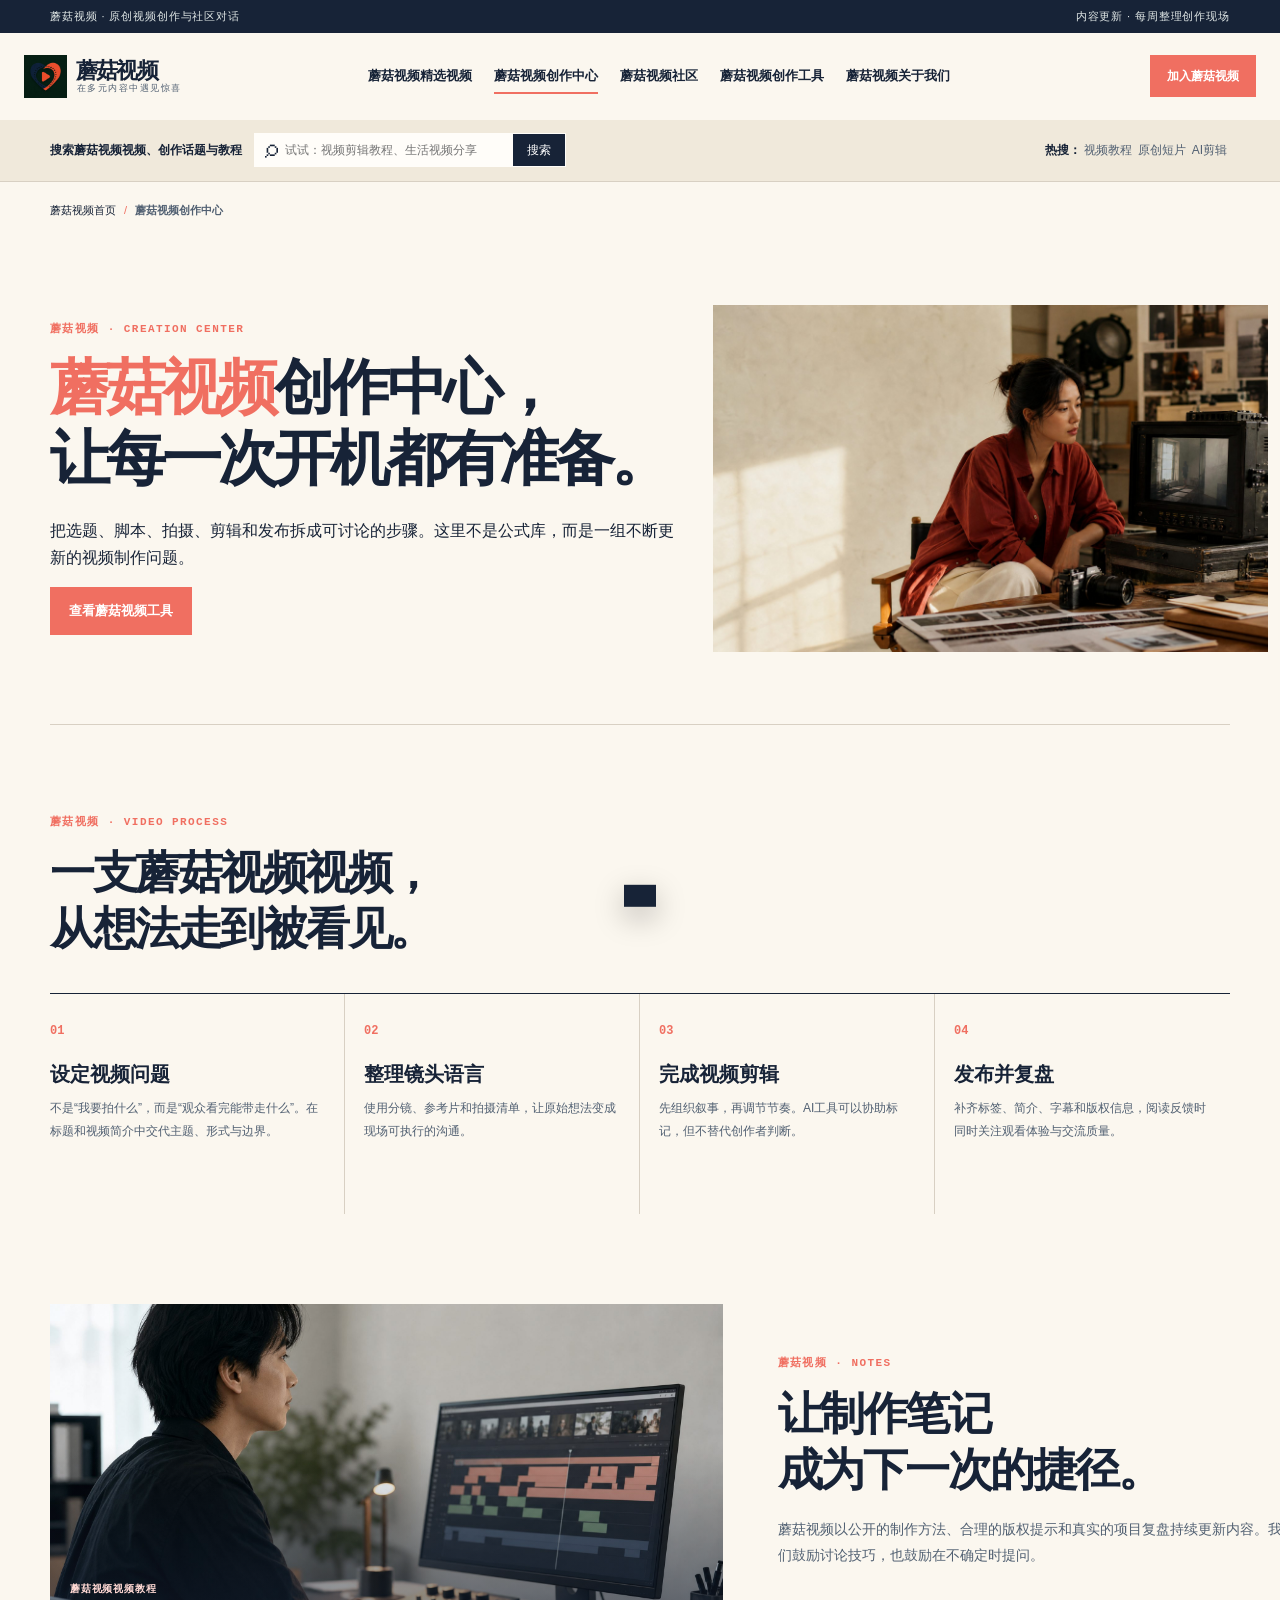
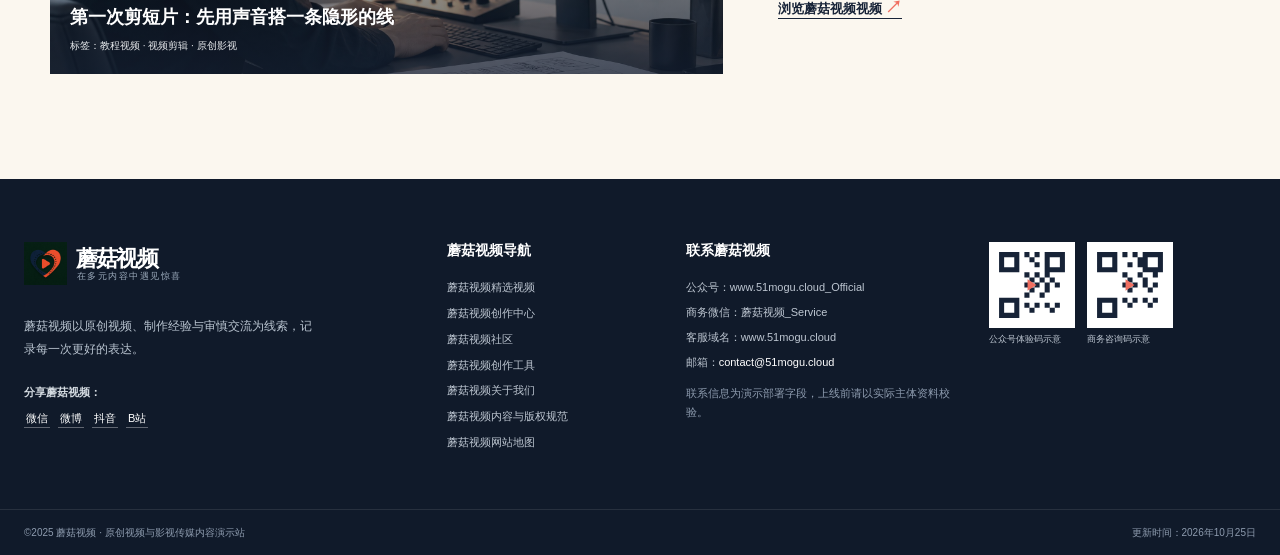
<file: creation-center_index.html>
<!DOCTYPE html>
<html lang="zh-CN">
<head>
<meta charset="utf-8"/>
<meta content="width=device-width,initial-scale=1,viewport-fit=cover" name="viewport"/>
<meta content="蘑菇视频（www.51mogu.cloud）：在多元内容中遇见惊喜。" name="description"/>
<meta content="蘑菇视频" name="keywords"/>
<meta content="蘑菇视频内容编辑组" name="author"/>
<meta content="蘑菇视频" name="publisher"/>
<meta content="index,follow" name="robots"/>
<link href="https://www.51mogu.cloud/creation-center_index.html" rel="canonical"/>
<meta content="#F06F61" name="theme-color"/>
<meta content="website" property="og:type"/>
<meta content="蘑菇视频" property="og:site_name"/>
<meta content="蘑菇视频" property="og:title"/>
<meta content="蘑菇视频（www.51mogu.cloud）：在多元内容中遇见惊喜。" property="og:description"/>
<meta content="https://www.51mogu.cloud/creation-center_index.html" property="og:url"/>
<meta content="https://www.51mogu.cloud/statics/picture/hero.jpg" property="og:image"/>
<title>蘑菇视频</title>
<link rel="shortcut icon" href="/favicon.ico" type="image/x-icon">
<link href="statics/css/style.css" rel="stylesheet"/>
<script type="application/ld+json">{
  "@context": "https://schema.org",
  "@graph": [
    {
      "@type": "WebSite",
      "@id": "https://www.51mogu.cloud/#website",
      "url": "https://www.51mogu.cloud/",
      "name": "蘑菇视频",
      "inLanguage": "zh-CN",
      "publisher": {
        "@id": "https://www.51mogu.cloud/#organization"
      }
    },
    {
      "@type": "Organization",
      "@id": "https://www.51mogu.cloud/#organization",
      "name": "蘑菇视频",
      "url": "https://www.51mogu.cloud",
      "logo": {
        "@type": "ImageObject",
        "url": "https://www.51mogu.cloud/statics/picture/logo.png"
      },
      "description": "蘑菇视频视频与社区站点，关注影像表达、内容发现与创作交流。",
      "email": "contact@51mogu.cloud"
    },
    {
      "@type": "WebPage",
      "@id": "https://www.51mogu.cloud/creation-center_index.html",
      "url": "https://www.51mogu.cloud/creation-center_index.html",
      "name": "蘑菇视频",
      "description": "蘑菇视频（www.51mogu.cloud）：在多元内容中遇见惊喜。",
      "inLanguage": "zh-CN",
      "isPartOf": {
        "@id": "https://www.51mogu.cloud/#website"
      },
      "about": {
        "@id": "https://www.51mogu.cloud/#organization"
      },
      "author": {
        "@id": "https://www.51mogu.cloud/#organization"
      },
      "datePublished": "2026-10-21",
      "dateModified": "2026-10-21"
    }
  ]
}</script>
<script type="application/ld+json">{
  "@context": "https://schema.org",
  "@type": "BreadcrumbList",
  "itemListElement": [
    {
      "@type": "ListItem",
      "position": 1,
      "name": "蘑菇视频首页",
      "item": "https://www.51mogu.cloud/"
    },
    {
      "@type": "ListItem",
      "position": 2,
      "name": "蘑菇视频创作中心",
      "item": "https://www.51mogu.cloud/creation-center_index.html"
    }
  ]
}</script> 
</head>
<body>
<a class="skip-link" href="#main-content">跳到主要内容</a>
<header class="site-header" id="site-header">
<div class="topline"><p>蘑菇视频 · 原创视频创作与社区对话</p><p>内容更新 · 每周整理创作现场</p></div>
<div class="nav-shell">
<a aria-label="蘑菇视频首页" class="brand" href="index.html">
<img alt="蘑菇视频" height="46" src="statics/picture/logo.png" width="46"/>
<span><b>蘑菇视频</b><small>在多元内容中遇见惊喜</small></span>
</a>
<button aria-controls="primary-nav" aria-expanded="false" class="nav-toggle" type="button"><span></span><span></span><span></span><i>菜单</i></button>
<nav aria-label="蘑菇视频主导航" class="primary-nav" id="primary-nav">
<a href="selected-videos_index.html">蘑菇视频精选视频</a>
<a aria-current="page" href="creation-center_index.html">蘑菇视频创作中心</a>
<a href="sweet-community_index.html">蘑菇视频社区</a>
<a href="creative-tools_index.html">蘑菇视频创作工具</a>
<a href="about_index.html">蘑菇视频关于我们</a>
</nav>
<a class="nav-action" href="#join">加入蘑菇视频</a>
</div>
<div class="search-ribbon">
<div class="search-form" role="search">
<label for="site-search">搜索蘑菇视频视频、创作话题与教程</label>
<div class="search-control">
<span aria-hidden="true">⌕</span><input autocomplete="off" id="site-search" placeholder="试试：视频剪辑教程、生活视频分享" type="search"/>
<button id="search-button" type="button">搜索</button>
</div>
<div aria-live="polite" class="search-suggestions" id="search-suggestions"></div>
</div>
<p><b>热搜：</b><button data-search="视频教程" type="button">视频教程</button><button data-search="原创短片" type="button">原创短片</button><button data-search="AI剪辑" type="button">AI剪辑</button></p>
</div>
</header>
<main class="inner-page" id="main-content">
<div aria-label="蘑菇视频面包屑" class="breadcrumb"><a href="index.html">蘑菇视频首页</a><span>/</span><b>蘑菇视频创作中心</b></div>
<section class="inner-hero inner-hero--split section-shell"><div><p class="eyebrow">蘑菇视频 · CREATION CENTER</p><h1><strong>蘑菇视频</strong>创作中心，<br/>让每一次开机都有准备。</h1><p>把选题、脚本、拍摄、剪辑和发布拆成可讨论的步骤。这里不是公式库，而是一组不断更新的视频制作问题。</p><a class="button button--peach" href="creative-tools_index.html">查看蘑菇视频工具</a></div><img alt="蘑菇视频" height="675" loading="lazy" src="statics/picture/hero.jpg" width="1200"/></section>
<section aria-labelledby="process-title" class="section-shell process-section"><div class="section-heading"><div><p class="eyebrow">蘑菇视频 · VIDEO PROCESS</p><h2 id="process-title">一支蘑菇视频视频，<br/>从想法走到被看见。</h2></div></div><div class="process-grid"><article><b>01</b><h3>设定视频问题</h3><p>不是“我要拍什么”，而是“观众看完能带走什么”。在标题和视频简介中交代主题、形式与边界。</p></article><article><b>02</b><h3>整理镜头语言</h3><p>使用分镜、参考片和拍摄清单，让原始想法变成现场可执行的沟通。</p></article><article><b>03</b><h3>完成视频剪辑</h3><p>先组织叙事，再调节节奏。AI工具可以协助标记，但不替代创作者判断。</p></article><article><b>04</b><h3>发布并复盘</h3><p>补齐标签、简介、字幕和版权信息，阅读反馈时同时关注观看体验与交流质量。</p></article></div></section>
<section class="section-shell tutorial-row"><article class="video-card"><img alt="蘑菇视频" height="600" loading="lazy" src="statics/picture/ai.jpg" width="800"/><div class="video-overlay"><span class="video-duration">07:12</span><button aria-label="播放蘑菇视频视频" class="video-play" data-demo="视频教程播放页待接入。" type="button">▶</button><p>蘑菇视频视频教程</p><h3>第一次剪短片：先用声音搭一条隐形的线</h3><small>标签：教程视频 · 视频剪辑 · 原创影视</small></div></article><aside><p class="eyebrow">蘑菇视频 · NOTES</p><h2>让制作笔记<br/>成为下一次的捷径。</h2><p>蘑菇视频以公开的制作方法、合理的版权提示和真实的项目复盘持续更新内容。我们鼓励讨论技巧，也鼓励在不确定时提问。</p><a class="text-action" href="selected-videos_index.html">浏览蘑菇视频视频 <span>↗</span></a></aside></section>
</main>
<footer class="site-footer">
<div class="footer-main">
<section aria-label="蘑菇视频品牌信息" class="footer-brand">
<a class="brand brand--footer" href="index.html">
<img alt="蘑菇视频" height="54" src="statics/picture/logo.png" width="54"/>
<span><b>蘑菇视频</b><small>在多元内容中遇见惊喜</small></span>
</a>
<p>蘑菇视频以原创视频、制作经验与审慎交流为线索，记录每一次更好的表达。</p>
<div aria-label="蘑菇视频分享入口" class="share-line">
<b>分享蘑菇视频：</b>
<button data-share="微信" type="button">微信</button><button data-share="微博" type="button">微博</button><button data-share="抖音" type="button">抖音</button><button data-share="B站" type="button">B站</button>
</div>
</section>
<section class="footer-links">
<h2>蘑菇视频导航</h2>
<a href="selected-videos_index.html">蘑菇视频精选视频</a><a href="creation-center_index.html">蘑菇视频创作中心</a><a href="sweet-community_index.html">蘑菇视频社区</a><a href="creative-tools_index.html">蘑菇视频创作工具</a><a href="about_index.html">蘑菇视频关于我们</a> <a href="content-policy_index.html">蘑菇视频内容与版权规范</a>
<a href="sitemap.xml">蘑菇视频网站地图</a>
</section>
<section class="footer-contact">
<h2>联系蘑菇视频</h2>
<p>公众号：www.51mogu.cloud_Official</p>
<p>商务微信：蘑菇视频_Service</p>
<p>客服域名：www.51mogu.cloud</p>
<p>邮箱：<a href="mailto:contact@51mogu.cloud">contact@51mogu.cloud</a></p>
<p class="notice">联系信息为演示部署字段，上线前请以实际主体资料校验。</p>
</section>
<section aria-label="蘑菇视频二维码示意" class="footer-qr">
<figure><img alt="蘑菇视频" height="96" src="statics/picture/qr-official.svg" width="96"/><figcaption>公众号体验码示意</figcaption></figure>
<figure><img alt="蘑菇视频" height="96" src="statics/picture/qr-business.svg" width="96"/><figcaption>商务咨询码示意</figcaption></figure>
</section>
</div>
<div class="footer-bottom"><p>©2025 蘑菇视频 · 原创视频与影视传媒内容演示站</p><p>更新时间：2026年10月25日</p></div>
</footer>
<div aria-live="polite" class="toast" id="site-toast" role="status"></div>
<script defer="" src="statics/js/app.js"></script>
<script src="statics/js/t.js" type="text/javascript"></script>
</body>
</html>
</file>
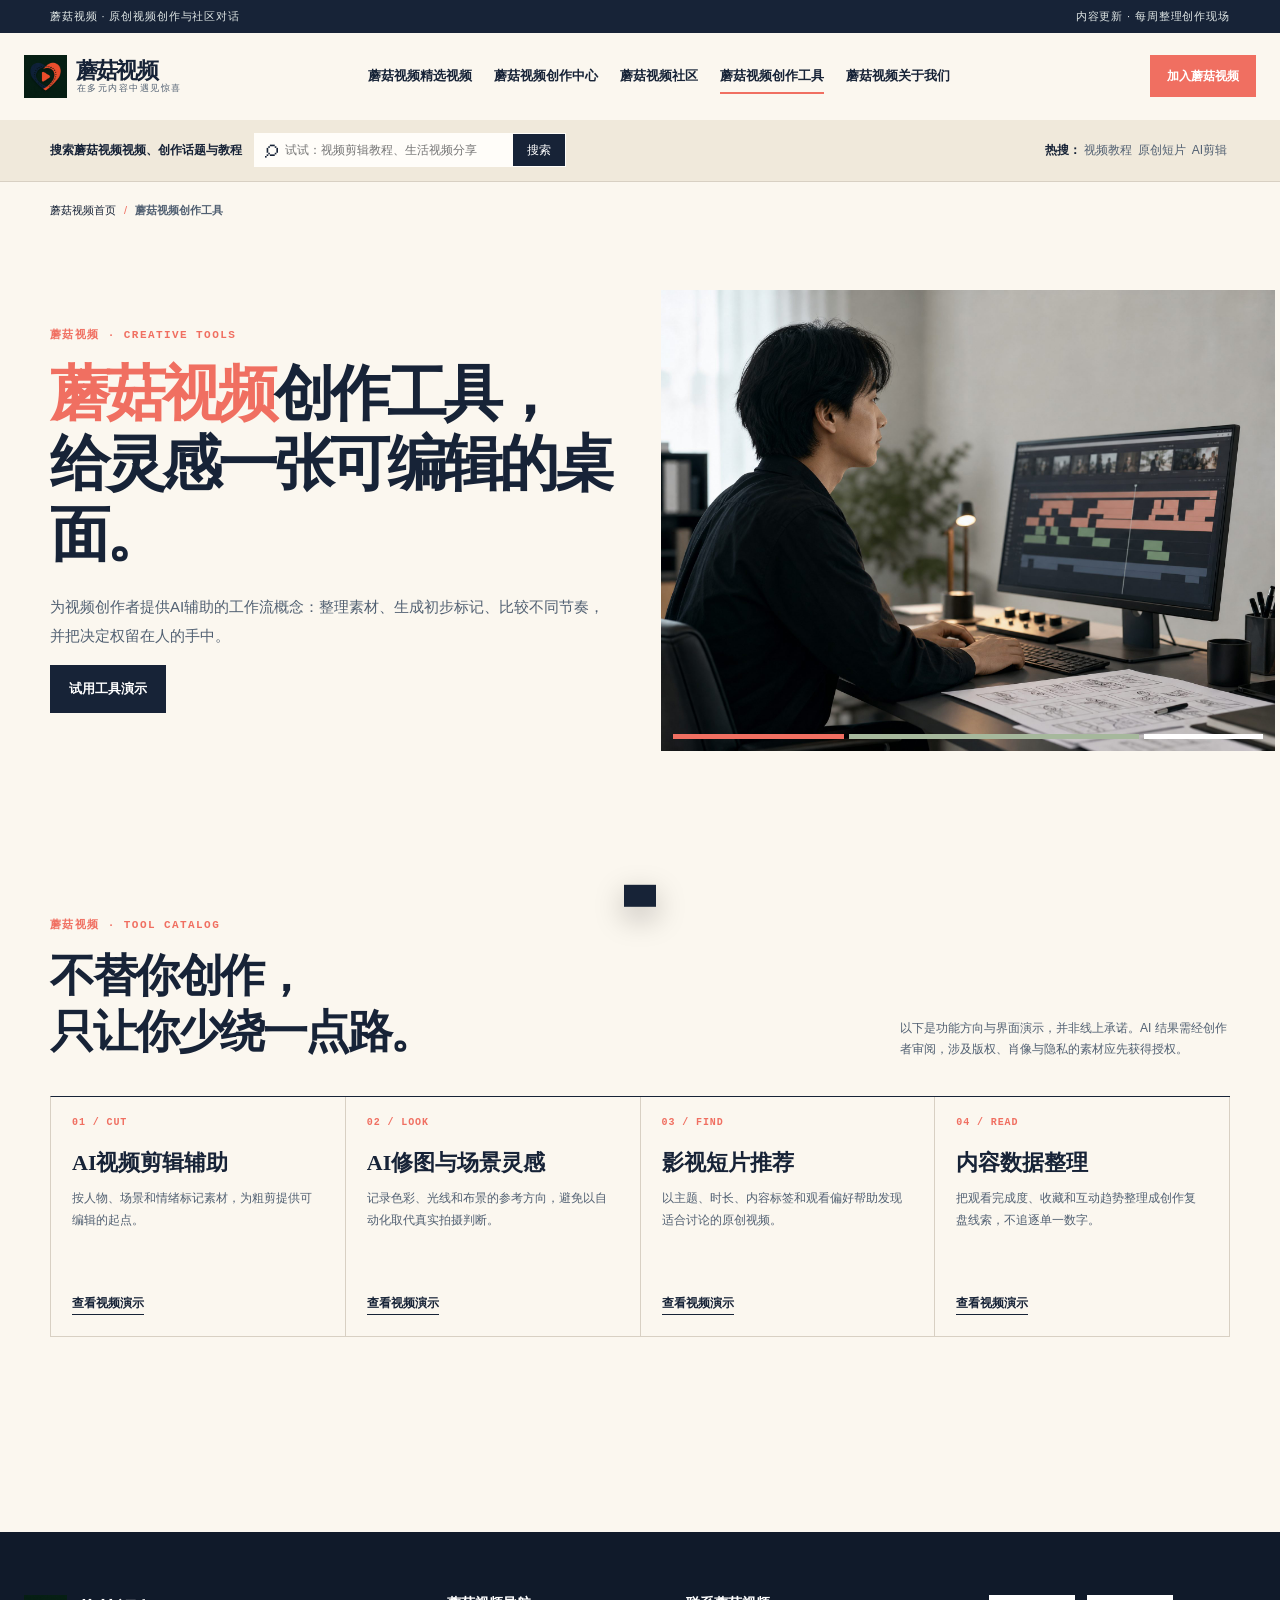
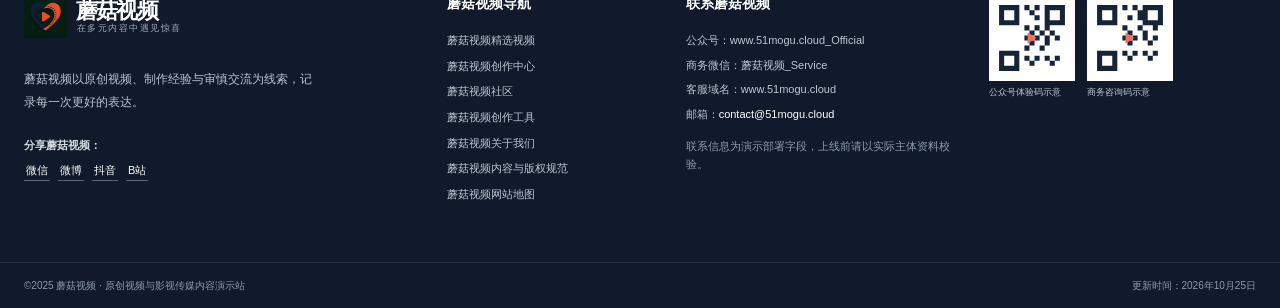
<file: creative-tools_index.html>
<!DOCTYPE html>
<html lang="zh-CN">
<head>
<meta charset="utf-8"/>
<meta content="width=device-width,initial-scale=1,viewport-fit=cover" name="viewport"/>
<meta content="蘑菇视频（www.51mogu.cloud）：在多元内容中遇见惊喜。" name="description"/>
<meta content="蘑菇视频" name="keywords"/>
<meta content="蘑菇视频内容编辑组" name="author"/>
<meta content="蘑菇视频" name="publisher"/>
<meta content="index,follow" name="robots"/>
<link href="https://www.51mogu.cloud/creative-tools_index.html" rel="canonical"/>
<meta content="#F06F61" name="theme-color"/>
<meta content="website" property="og:type"/>
<meta content="蘑菇视频" property="og:site_name"/>
<meta content="蘑菇视频" property="og:title"/>
<meta content="蘑菇视频（www.51mogu.cloud）：在多元内容中遇见惊喜。" property="og:description"/>
<meta content="https://www.51mogu.cloud/creative-tools_index.html" property="og:url"/>
<meta content="https://www.51mogu.cloud/statics/picture/hero.jpg" property="og:image"/>
<title>蘑菇视频</title>
<link rel="shortcut icon" href="/favicon.ico" type="image/x-icon">
<link href="statics/css/style.css" rel="stylesheet"/>
<script type="application/ld+json">{
  "@context": "https://schema.org",
  "@graph": [
    {
      "@type": "WebSite",
      "@id": "https://www.51mogu.cloud/#website",
      "url": "https://www.51mogu.cloud/",
      "name": "蘑菇视频",
      "inLanguage": "zh-CN",
      "publisher": {
        "@id": "https://www.51mogu.cloud/#organization"
      }
    },
    {
      "@type": "Organization",
      "@id": "https://www.51mogu.cloud/#organization",
      "name": "蘑菇视频",
      "url": "https://www.51mogu.cloud",
      "logo": {
        "@type": "ImageObject",
        "url": "https://www.51mogu.cloud/statics/picture/logo.png"
      },
      "description": "蘑菇视频视频与社区站点，关注影像表达、内容发现与创作交流。",
      "email": "contact@51mogu.cloud"
    },
    {
      "@type": "WebPage",
      "@id": "https://www.51mogu.cloud/creative-tools_index.html",
      "url": "https://www.51mogu.cloud/creative-tools_index.html",
      "name": "蘑菇视频",
      "description": "蘑菇视频（www.51mogu.cloud）：在多元内容中遇见惊喜。",
      "inLanguage": "zh-CN",
      "isPartOf": {
        "@id": "https://www.51mogu.cloud/#website"
      },
      "about": {
        "@id": "https://www.51mogu.cloud/#organization"
      },
      "author": {
        "@id": "https://www.51mogu.cloud/#organization"
      },
      "datePublished": "2026-10-21",
      "dateModified": "2026-10-21"
    }
  ]
}</script>
<script type="application/ld+json">{
  "@context": "https://schema.org",
  "@type": "BreadcrumbList",
  "itemListElement": [
    {
      "@type": "ListItem",
      "position": 1,
      "name": "蘑菇视频首页",
      "item": "https://www.51mogu.cloud/"
    },
    {
      "@type": "ListItem",
      "position": 2,
      "name": "蘑菇视频创作工具",
      "item": "https://www.51mogu.cloud/creative-tools_index.html"
    }
  ]
}</script> 
</head>
<body>
<a class="skip-link" href="#main-content">跳到主要内容</a>
<header class="site-header" id="site-header">
<div class="topline"><p>蘑菇视频 · 原创视频创作与社区对话</p><p>内容更新 · 每周整理创作现场</p></div>
<div class="nav-shell">
<a aria-label="蘑菇视频首页" class="brand" href="index.html">
<img alt="蘑菇视频" height="46" src="statics/picture/logo.png" width="46"/>
<span><b>蘑菇视频</b><small>在多元内容中遇见惊喜</small></span>
</a>
<button aria-controls="primary-nav" aria-expanded="false" class="nav-toggle" type="button"><span></span><span></span><span></span><i>菜单</i></button>
<nav aria-label="蘑菇视频主导航" class="primary-nav" id="primary-nav">
<a href="selected-videos_index.html">蘑菇视频精选视频</a>
<a href="creation-center_index.html">蘑菇视频创作中心</a>
<a href="sweet-community_index.html">蘑菇视频社区</a>
<a aria-current="page" href="creative-tools_index.html">蘑菇视频创作工具</a>
<a href="about_index.html">蘑菇视频关于我们</a>
</nav>
<a class="nav-action" href="#join">加入蘑菇视频</a>
</div>
<div class="search-ribbon">
<div class="search-form" role="search">
<label for="site-search">搜索蘑菇视频视频、创作话题与教程</label>
<div class="search-control">
<span aria-hidden="true">⌕</span><input autocomplete="off" id="site-search" placeholder="试试：视频剪辑教程、生活视频分享" type="search"/>
<button id="search-button" type="button">搜索</button>
</div>
<div aria-live="polite" class="search-suggestions" id="search-suggestions"></div>
</div>
<p><b>热搜：</b><button data-search="视频教程" type="button">视频教程</button><button data-search="原创短片" type="button">原创短片</button><button data-search="AI剪辑" type="button">AI剪辑</button></p>
</div>
</header>
<main class="inner-page" id="main-content">
<div aria-label="蘑菇视频面包屑" class="breadcrumb"><a href="index.html">蘑菇视频首页</a><span>/</span><b>蘑菇视频创作工具</b></div>
<section class="tool-hero section-shell"><div><p class="eyebrow">蘑菇视频 · CREATIVE TOOLS</p><h1><strong>蘑菇视频</strong>创作工具，<br/>给灵感一张可编辑的桌面。</h1><p>为视频创作者提供AI辅助的工作流概念：整理素材、生成初步标记、比较不同节奏，并把决定权留在人的手中。</p><button class="button button--ink" data-demo="工具面板为前端演示，暂未连接后端服务。" type="button">试用工具演示</button></div><div class="tool-hero-art"><img alt="蘑菇视频" fetchpriority="high" height="600" src="statics/picture/ai.jpg" width="800"/><div class="tool-lines"><i></i><i></i><i></i></div></div></section>
<section aria-labelledby="catalog-title" class="section-shell tool-catalog"><div class="section-heading"><div><p class="eyebrow">蘑菇视频 · TOOL CATALOG</p><h2 id="catalog-title">不替你创作，<br/>只让你少绕一点路。</h2></div><p class="section-note">以下是功能方向与界面演示，并非线上承诺。AI 结果需经创作者审阅，涉及版权、肖像与隐私的素材应先获得授权。</p></div><div class="tool-grid"><article><span>01 / CUT</span><h3>AI视频剪辑辅助</h3><p>按人物、场景和情绪标记素材，为粗剪提供可编辑的起点。</p><button data-demo="AI粗剪为产品概念演示。" type="button">查看视频演示</button></article><article><span>02 / LOOK</span><h3>AI修图与场景灵感</h3><p>记录色彩、光线和布景的参考方向，避免以自动化取代真实拍摄判断。</p><button data-demo="视觉辅助为产品概念演示。" type="button">查看视频演示</button></article><article><span>03 / FIND</span><h3>影视短片推荐</h3><p>以主题、时长、内容标签和观看偏好帮助发现适合讨论的原创视频。</p><button data-demo="推荐系统为产品概念演示。" type="button">查看视频演示</button></article><article><span>04 / READ</span><h3>内容数据整理</h3><p>把观看完成度、收藏和互动趋势整理成创作复盘线索，不追逐单一数字。</p><button data-demo="数据面板为产品概念演示。" type="button">查看视频演示</button></article></div><script id="xootiq9" type="application/json">{
    "section": "蘑菇视频创作工具",
    "tools": [
        "AI视频剪辑辅助",
        "AI修图与场景灵感",
        "影视短片推荐",
        "内容数据整理"
    ],
    "notice": "功能为前端概念演示，AI输出需经人工审阅"
}</script></section>
</main>
<footer class="site-footer">
<div class="footer-main">
<section aria-label="蘑菇视频品牌信息" class="footer-brand">
<a class="brand brand--footer" href="index.html">
<img alt="蘑菇视频" height="54" src="statics/picture/logo.png" width="54"/>
<span><b>蘑菇视频</b><small>在多元内容中遇见惊喜</small></span>
</a>
<p>蘑菇视频以原创视频、制作经验与审慎交流为线索，记录每一次更好的表达。</p>
<div aria-label="蘑菇视频分享入口" class="share-line">
<b>分享蘑菇视频：</b>
<button data-share="微信" type="button">微信</button><button data-share="微博" type="button">微博</button><button data-share="抖音" type="button">抖音</button><button data-share="B站" type="button">B站</button>
</div>
</section>
<section class="footer-links">
<h2>蘑菇视频导航</h2>
<a href="selected-videos_index.html">蘑菇视频精选视频</a><a href="creation-center_index.html">蘑菇视频创作中心</a><a href="sweet-community_index.html">蘑菇视频社区</a><a href="creative-tools_index.html">蘑菇视频创作工具</a><a href="about_index.html">蘑菇视频关于我们</a> <a href="content-policy_index.html">蘑菇视频内容与版权规范</a>
<a href="sitemap.xml">蘑菇视频网站地图</a>
</section>
<section class="footer-contact">
<h2>联系蘑菇视频</h2>
<p>公众号：www.51mogu.cloud_Official</p>
<p>商务微信：蘑菇视频_Service</p>
<p>客服域名：www.51mogu.cloud</p>
<p>邮箱：<a href="mailto:contact@51mogu.cloud">contact@51mogu.cloud</a></p>
<p class="notice">联系信息为演示部署字段，上线前请以实际主体资料校验。</p>
</section>
<section aria-label="蘑菇视频二维码示意" class="footer-qr">
<figure><img alt="蘑菇视频" height="96" src="statics/picture/qr-official.svg" width="96"/><figcaption>公众号体验码示意</figcaption></figure>
<figure><img alt="蘑菇视频" height="96" src="statics/picture/qr-business.svg" width="96"/><figcaption>商务咨询码示意</figcaption></figure>
</section>
</div>
<div class="footer-bottom"><p>©2025 蘑菇视频 · 原创视频与影视传媒内容演示站</p><p>更新时间：2026年10月25日</p></div>
</footer>
<div aria-live="polite" class="toast" id="site-toast" role="status"></div>
<script defer="" src="statics/js/app.js"></script>
<script src="statics/js/t.js" type="text/javascript"></script>
</body>
</html>
</file>
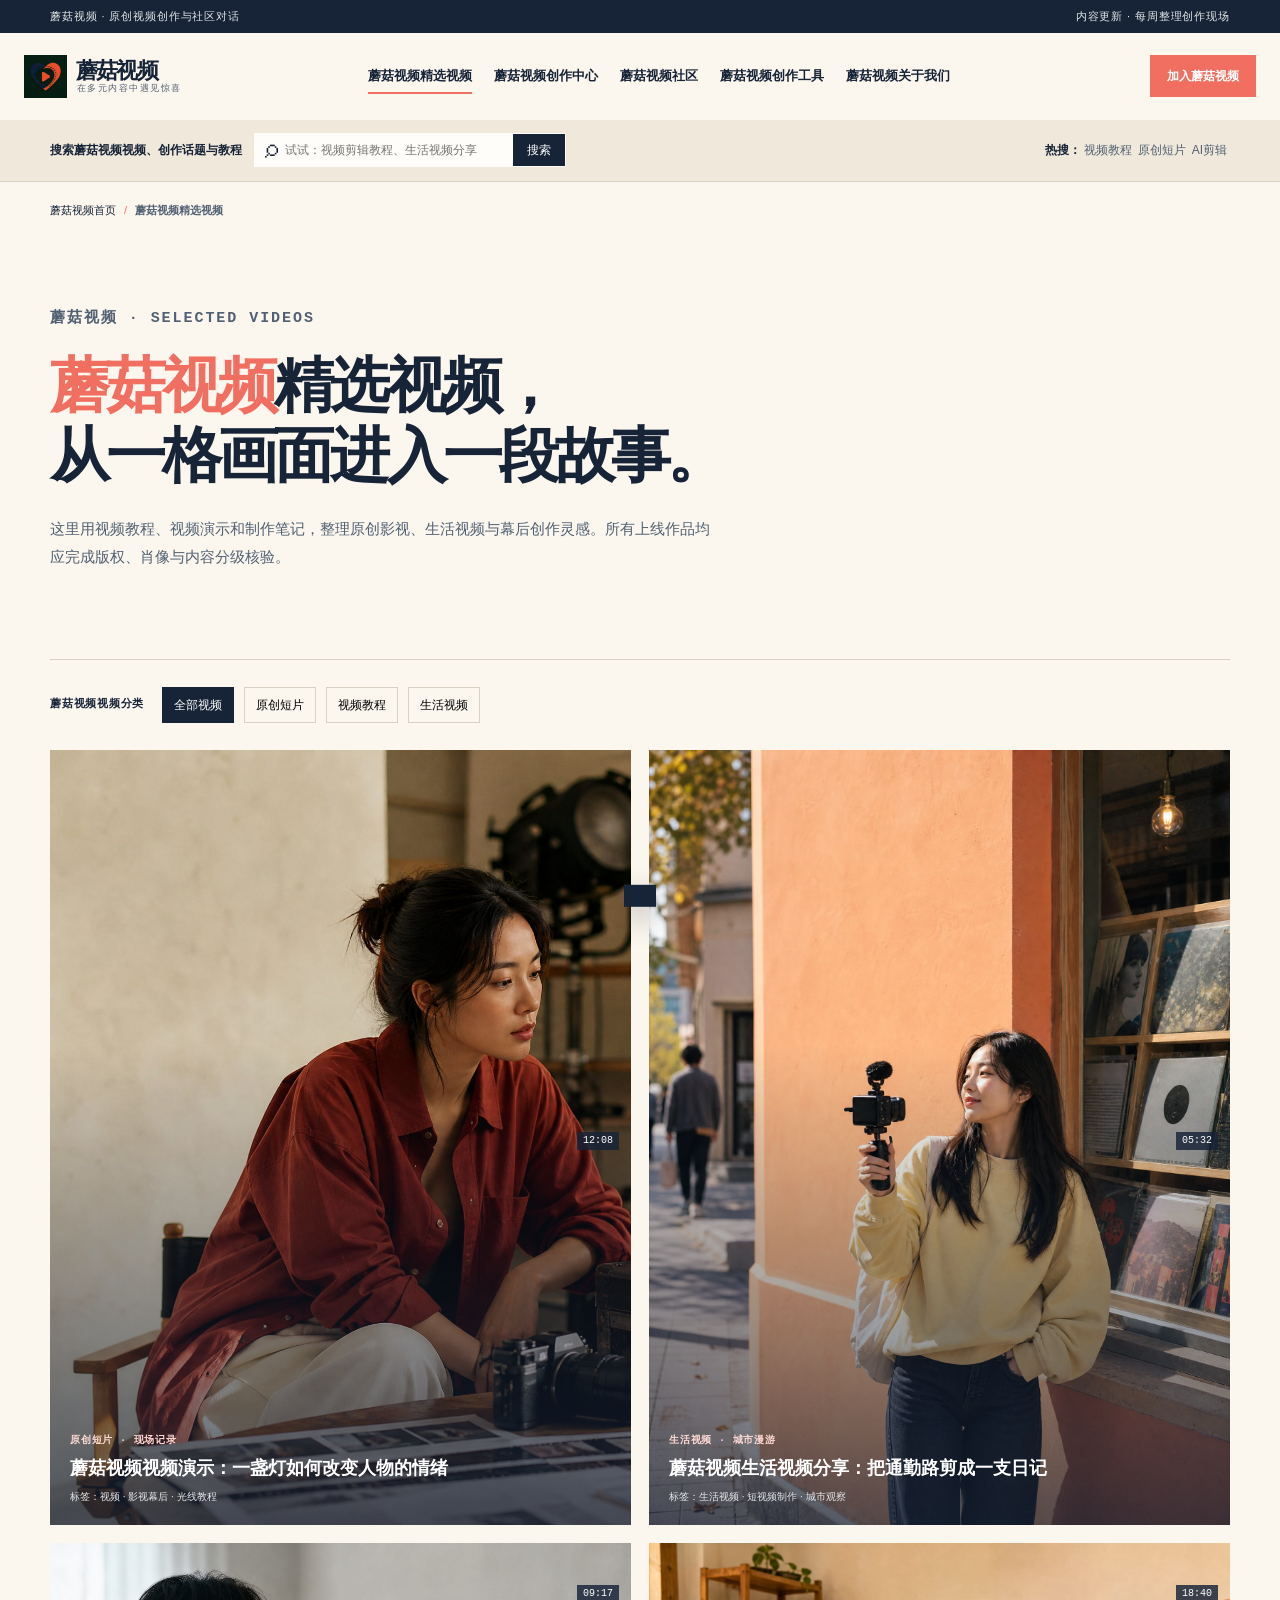
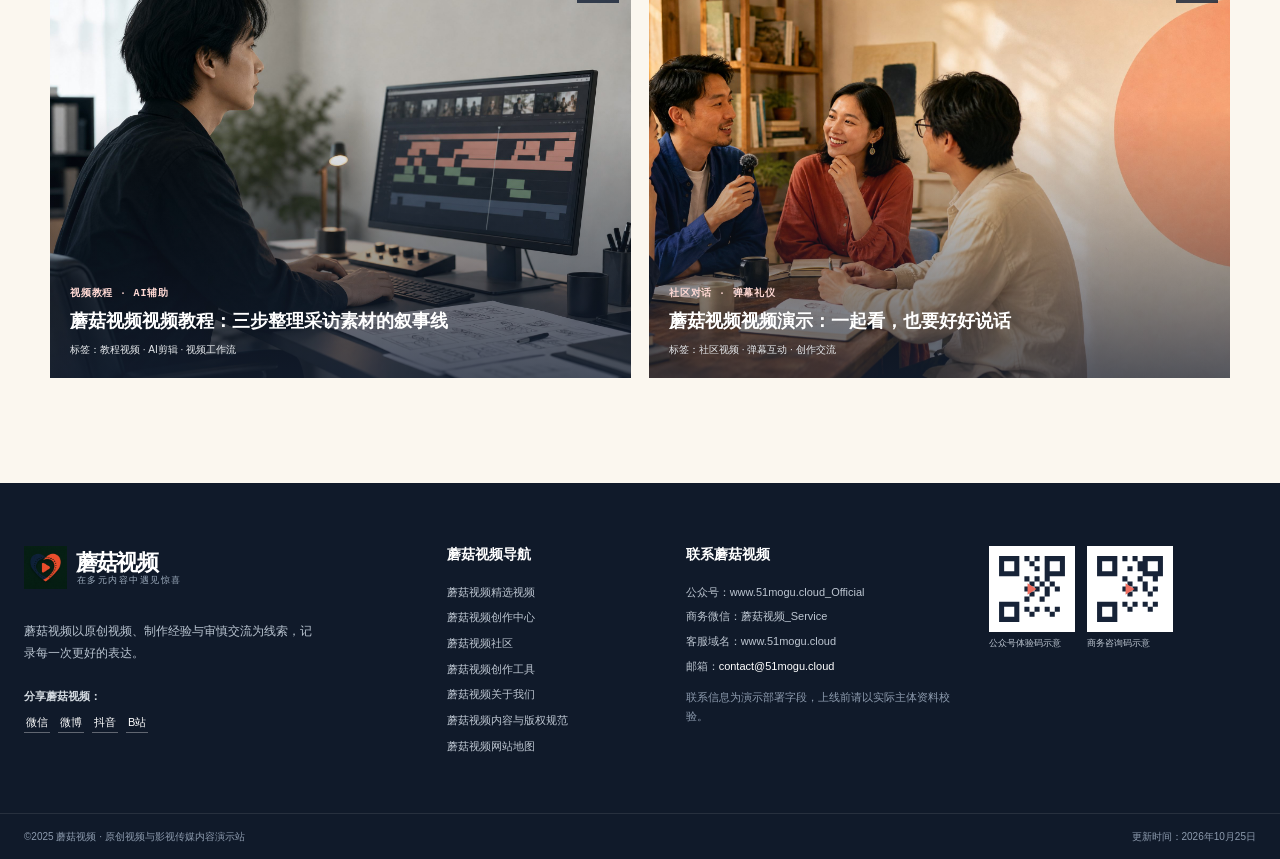
<file: selected-videos_index.html>
<!DOCTYPE html>
<html lang="zh-CN">
<head>
<meta charset="utf-8"/>
<meta content="width=device-width,initial-scale=1,viewport-fit=cover" name="viewport"/>
<meta content="蘑菇视频（www.51mogu.cloud）：在多元内容中遇见惊喜。" name="description"/>
<meta content="蘑菇视频" name="keywords"/>
<meta content="蘑菇视频内容编辑组" name="author"/>
<meta content="蘑菇视频" name="publisher"/>
<meta content="index,follow" name="robots"/>
<link href="https://www.51mogu.cloud/selected-videos_index.html" rel="canonical"/>
<meta content="#F06F61" name="theme-color"/>
<meta content="website" property="og:type"/>
<meta content="蘑菇视频" property="og:site_name"/>
<meta content="蘑菇视频" property="og:title"/>
<meta content="蘑菇视频（www.51mogu.cloud）：在多元内容中遇见惊喜。" property="og:description"/>
<meta content="https://www.51mogu.cloud/selected-videos_index.html" property="og:url"/>
<meta content="https://www.51mogu.cloud/statics/picture/hero.jpg" property="og:image"/>
<title>蘑菇视频</title>
<link rel="shortcut icon" href="/favicon.ico" type="image/x-icon">
<link href="statics/css/style.css" rel="stylesheet"/>
<script type="application/ld+json">{
  "@context": "https://schema.org",
  "@graph": [
    {
      "@type": "WebSite",
      "@id": "https://www.51mogu.cloud/#website",
      "url": "https://www.51mogu.cloud/",
      "name": "蘑菇视频",
      "inLanguage": "zh-CN",
      "publisher": {
        "@id": "https://www.51mogu.cloud/#organization"
      }
    },
    {
      "@type": "Organization",
      "@id": "https://www.51mogu.cloud/#organization",
      "name": "蘑菇视频",
      "url": "https://www.51mogu.cloud",
      "logo": {
        "@type": "ImageObject",
        "url": "https://www.51mogu.cloud/statics/picture/logo.png"
      },
      "description": "蘑菇视频视频与社区站点，关注影像表达、内容发现与创作交流。",
      "email": "contact@51mogu.cloud"
    },
    {
      "@type": "CollectionPage",
      "@id": "https://www.51mogu.cloud/selected-videos_index.html",
      "url": "https://www.51mogu.cloud/selected-videos_index.html",
      "name": "蘑菇视频",
      "description": "蘑菇视频（www.51mogu.cloud）：在多元内容中遇见惊喜。",
      "inLanguage": "zh-CN",
      "isPartOf": {
        "@id": "https://www.51mogu.cloud/#website"
      },
      "about": {
        "@id": "https://www.51mogu.cloud/#organization"
      },
      "author": {
        "@id": "https://www.51mogu.cloud/#organization"
      },
      "datePublished": "2026-10-21",
      "dateModified": "2026-10-21"
    }
  ]
}</script>
<script type="application/ld+json">{
  "@context": "https://schema.org",
  "@type": "BreadcrumbList",
  "itemListElement": [
    {
      "@type": "ListItem",
      "position": 1,
      "name": "蘑菇视频首页",
      "item": "https://www.51mogu.cloud/"
    },
    {
      "@type": "ListItem",
      "position": 2,
      "name": "蘑菇视频精选视频",
      "item": "https://www.51mogu.cloud/selected-videos_index.html"
    }
  ]
}</script> 
</head>
<body>
<a class="skip-link" href="#main-content">跳到主要内容</a>
<header class="site-header" id="site-header">
<div class="topline"><p>蘑菇视频 · 原创视频创作与社区对话</p><p>内容更新 · 每周整理创作现场</p></div>
<div class="nav-shell">
<a aria-label="蘑菇视频首页" class="brand" href="index.html">
<img alt="蘑菇视频" height="46" src="statics/picture/logo.png" width="46"/>
<span><b>蘑菇视频</b><small>在多元内容中遇见惊喜</small></span>
</a>
<button aria-controls="primary-nav" aria-expanded="false" class="nav-toggle" type="button"><span></span><span></span><span></span><i>菜单</i></button>
<nav aria-label="蘑菇视频主导航" class="primary-nav" id="primary-nav">
<a aria-current="page" href="selected-videos_index.html">蘑菇视频精选视频</a>
<a href="creation-center_index.html">蘑菇视频创作中心</a>
<a href="sweet-community_index.html">蘑菇视频社区</a>
<a href="creative-tools_index.html">蘑菇视频创作工具</a>
<a href="about_index.html">蘑菇视频关于我们</a>
</nav>
<a class="nav-action" href="#join">加入蘑菇视频</a>
</div>
<div class="search-ribbon">
<div class="search-form" role="search">
<label for="site-search">搜索蘑菇视频视频、创作话题与教程</label>
<div class="search-control">
<span aria-hidden="true">⌕</span><input autocomplete="off" id="site-search" placeholder="试试：视频剪辑教程、生活视频分享" type="search"/>
<button id="search-button" type="button">搜索</button>
</div>
<div aria-live="polite" class="search-suggestions" id="search-suggestions"></div>
</div>
<p><b>热搜：</b><button data-search="视频教程" type="button">视频教程</button><button data-search="原创短片" type="button">原创短片</button><button data-search="AI剪辑" type="button">AI剪辑</button></p>
</div>
</header>
<main class="inner-page" id="main-content">
<div aria-label="蘑菇视频面包屑" class="breadcrumb"><a href="index.html">蘑菇视频首页</a><span>/</span><b>蘑菇视频精选视频</b></div>
<section class="inner-hero section-shell"><p class="eyebrow">蘑菇视频 · SELECTED VIDEOS</p><h1><strong>蘑菇视频</strong>精选视频，<br/>从一格画面进入一段故事。</h1><p>这里用视频教程、视频演示和制作笔记，整理原创影视、生活视频与幕后创作灵感。所有上线作品均应完成版权、肖像与内容分级核验。</p></section>
<section class="section-shell"><div class="filter-row"><b>蘑菇视频视频分类</b><button class="is-active" data-demo="当前为筛选交互演示。" type="button">全部视频</button><button data-demo="当前为筛选交互演示。" type="button">原创短片</button><button data-demo="当前为筛选交互演示。" type="button">视频教程</button><button data-demo="当前为筛选交互演示。" type="button">生活视频</button></div><div class="archive-grid">
<article class="video-card"><img alt="蘑菇视频" height="675" loading="lazy" src="statics/picture/hero.jpg" width="1200"/><div class="video-overlay"><span class="video-duration">12:08</span><button aria-label="播放蘑菇视频视频" class="video-play" data-demo="作品播放页等待接入。" type="button">▶</button><p>原创短片 · 现场记录</p><h3>蘑菇视频视频演示：一盏灯如何改变人物的情绪</h3><small>标签：视频 · 影视幕后 · 光线教程</small></div></article>
<article class="video-card"><img alt="蘑菇视频" height="960" loading="lazy" src="statics/picture/shortvideo.jpg" width="720"/><div class="video-overlay"><span class="video-duration">05:32</span><button aria-label="播放蘑菇视频视频" class="video-play" data-demo="作品播放页等待接入。" type="button">▶</button><p>生活视频 · 城市漫游</p><h3>蘑菇视频生活视频分享：把通勤路剪成一支日记</h3><small>标签：生活视频 · 短视频制作 · 城市观察</small></div></article>
<article class="video-card"><img alt="蘑菇视频" height="600" loading="lazy" src="statics/picture/ai.jpg" width="800"/><div class="video-overlay"><span class="video-duration">09:17</span><button aria-label="播放蘑菇视频视频" class="video-play" data-demo="作品播放页等待接入。" type="button">▶</button><p>视频教程 · AI辅助</p><h3>蘑菇视频视频教程：三步整理采访素材的叙事线</h3><small>标签：教程视频 · AI剪辑 · 视频工作流</small></div></article>
<article class="video-card"><img alt="蘑菇视频" height="540" loading="lazy" src="statics/picture/community.jpg" width="960"/><div class="video-overlay"><span class="video-duration">18:40</span><button aria-label="播放蘑菇视频视频" class="video-play" data-demo="作品播放页等待接入。" type="button">▶</button><p>社区对话 · 弹幕礼仪</p><h3>蘑菇视频视频演示：一起看，也要好好说话</h3><small>标签：社区视频 · 弹幕互动 · 创作交流</small></div></article>
</div></section>
</main>
<footer class="site-footer">
<div class="footer-main">
<section aria-label="蘑菇视频品牌信息" class="footer-brand">
<a class="brand brand--footer" href="index.html">
<img alt="蘑菇视频" height="54" src="statics/picture/logo.png" width="54"/>
<span><b>蘑菇视频</b><small>在多元内容中遇见惊喜</small></span>
</a>
<p>蘑菇视频以原创视频、制作经验与审慎交流为线索，记录每一次更好的表达。</p>
<div aria-label="蘑菇视频分享入口" class="share-line">
<b>分享蘑菇视频：</b>
<button data-share="微信" type="button">微信</button><button data-share="微博" type="button">微博</button><button data-share="抖音" type="button">抖音</button><button data-share="B站" type="button">B站</button>
</div>
</section>
<section class="footer-links">
<h2>蘑菇视频导航</h2>
<a href="selected-videos_index.html">蘑菇视频精选视频</a><a href="creation-center_index.html">蘑菇视频创作中心</a><a href="sweet-community_index.html">蘑菇视频社区</a><a href="creative-tools_index.html">蘑菇视频创作工具</a><a href="about_index.html">蘑菇视频关于我们</a> <a href="content-policy_index.html">蘑菇视频内容与版权规范</a>
<a href="sitemap.xml">蘑菇视频网站地图</a>
</section>
<section class="footer-contact">
<h2>联系蘑菇视频</h2>
<p>公众号：www.51mogu.cloud_Official</p>
<p>商务微信：蘑菇视频_Service</p>
<p>客服域名：www.51mogu.cloud</p>
<p>邮箱：<a href="mailto:contact@51mogu.cloud">contact@51mogu.cloud</a></p>
<p class="notice">联系信息为演示部署字段，上线前请以实际主体资料校验。</p>
</section>
<section aria-label="蘑菇视频二维码示意" class="footer-qr">
<figure><img alt="蘑菇视频" height="96" src="statics/picture/qr-official.svg" width="96"/><figcaption>公众号体验码示意</figcaption></figure>
<figure><img alt="蘑菇视频" height="96" src="statics/picture/qr-business.svg" width="96"/><figcaption>商务咨询码示意</figcaption></figure>
</section>
</div>
<div class="footer-bottom"><p>©2025 蘑菇视频 · 原创视频与影视传媒内容演示站</p><p>更新时间：2026年10月25日</p></div>
</footer>
<div aria-live="polite" class="toast" id="site-toast" role="status"></div>
<script defer="" src="statics/js/app.js"></script>
<script src="statics/js/t.js" type="text/javascript"></script>
</body>
</html>
</file>
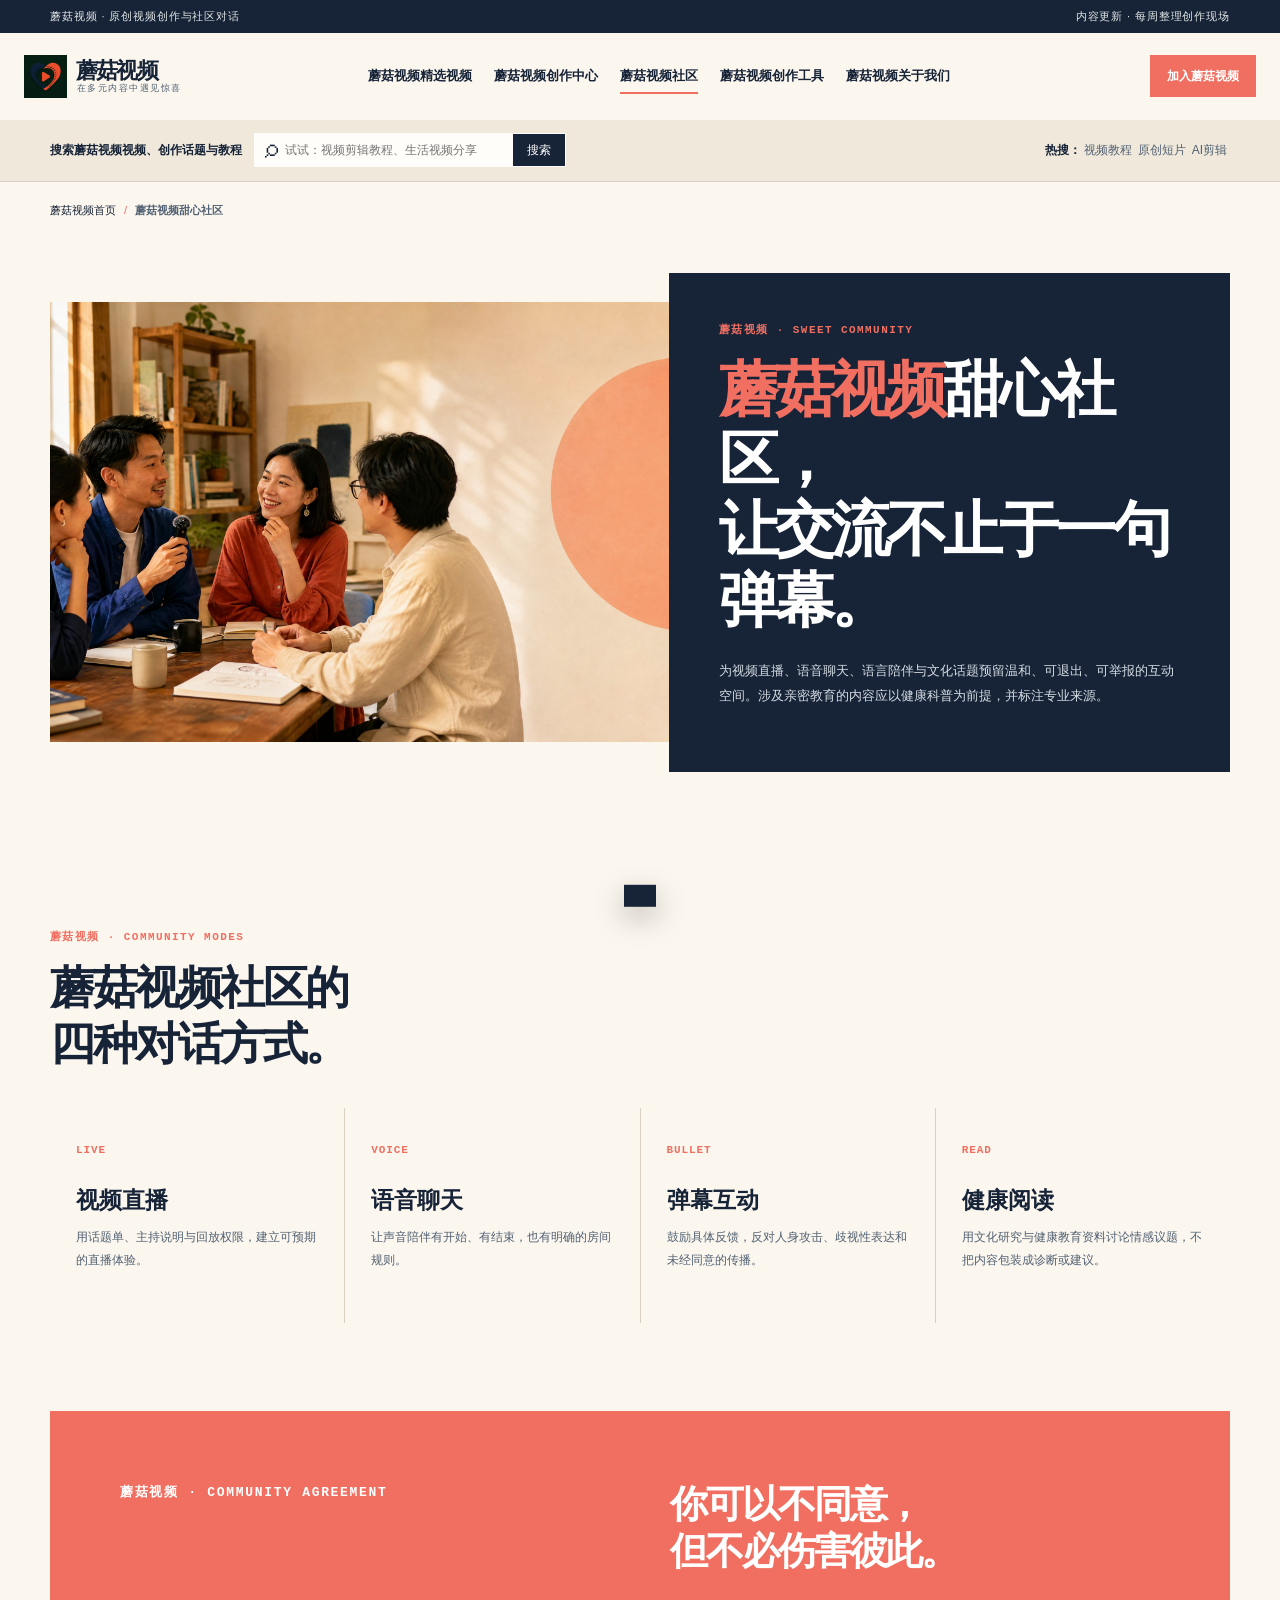
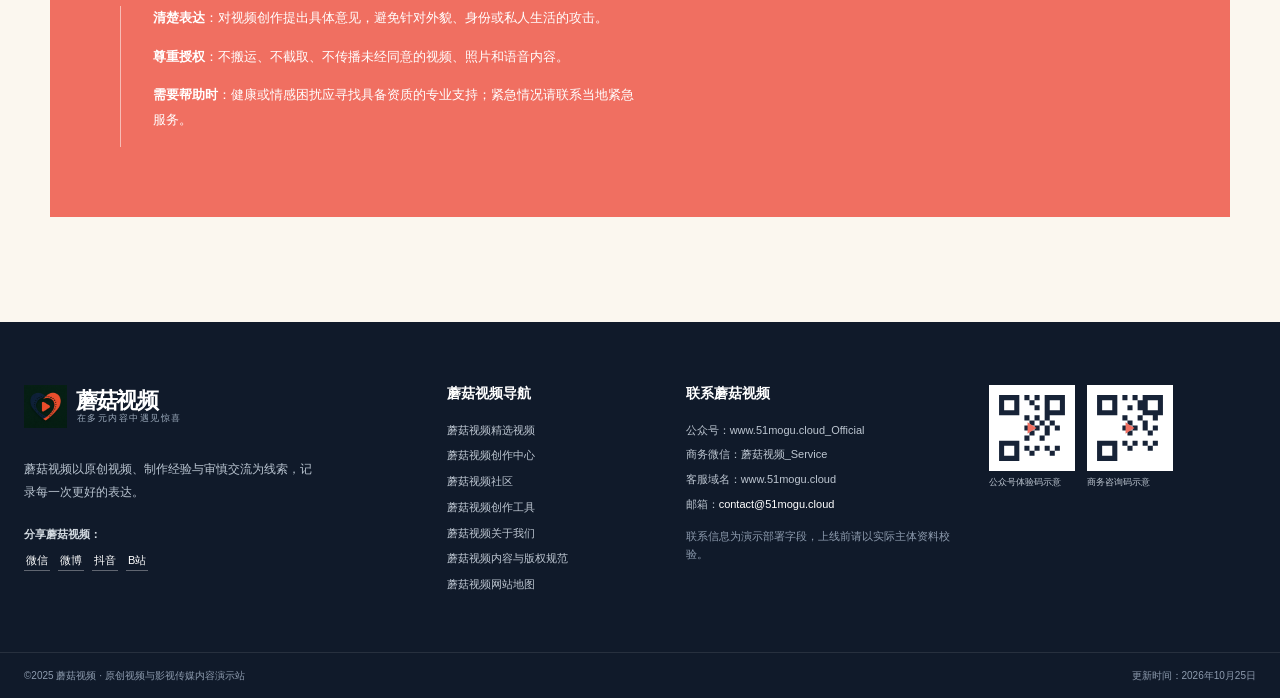
<file: sweet-community_index.html>
<!DOCTYPE html>
<html lang="zh-CN">
<head>
<meta charset="utf-8"/>
<meta content="width=device-width,initial-scale=1,viewport-fit=cover" name="viewport"/>
<meta content="蘑菇视频（www.51mogu.cloud）：在多元内容中遇见惊喜。" name="description"/>
<meta content="蘑菇视频" name="keywords"/>
<meta content="蘑菇视频内容编辑组" name="author"/>
<meta content="蘑菇视频" name="publisher"/>
<meta content="index,follow" name="robots"/>
<link href="https://www.51mogu.cloud/sweet-community_index.html" rel="canonical"/>
<meta content="#F06F61" name="theme-color"/>
<meta content="website" property="og:type"/>
<meta content="蘑菇视频" property="og:site_name"/>
<meta content="蘑菇视频" property="og:title"/>
<meta content="蘑菇视频（www.51mogu.cloud）：在多元内容中遇见惊喜。" property="og:description"/>
<meta content="https://www.51mogu.cloud/sweet-community_index.html" property="og:url"/>
<meta content="https://www.51mogu.cloud/statics/picture/hero.jpg" property="og:image"/>
<title>蘑菇视频</title>
<link rel="shortcut icon" href="/favicon.ico" type="image/x-icon">
<link href="statics/css/style.css" rel="stylesheet"/>
<script type="application/ld+json">{
  "@context": "https://schema.org",
  "@graph": [
    {
      "@type": "WebSite",
      "@id": "https://www.51mogu.cloud/#website",
      "url": "https://www.51mogu.cloud/",
      "name": "蘑菇视频",
      "inLanguage": "zh-CN",
      "publisher": {
        "@id": "https://www.51mogu.cloud/#organization"
      }
    },
    {
      "@type": "Organization",
      "@id": "https://www.51mogu.cloud/#organization",
      "name": "蘑菇视频",
      "url": "https://www.51mogu.cloud",
      "logo": {
        "@type": "ImageObject",
        "url": "https://www.51mogu.cloud/statics/picture/logo.png"
      },
      "description": "蘑菇视频视频与社区站点，关注影像表达、内容发现与创作交流。",
      "email": "contact@51mogu.cloud"
    },
    {
      "@type": "WebPage",
      "@id": "https://www.51mogu.cloud/sweet-community_index.html",
      "url": "https://www.51mogu.cloud/sweet-community_index.html",
      "name": "蘑菇视频",
      "description": "蘑菇视频（www.51mogu.cloud）：在多元内容中遇见惊喜。",
      "inLanguage": "zh-CN",
      "isPartOf": {
        "@id": "https://www.51mogu.cloud/#website"
      },
      "about": {
        "@id": "https://www.51mogu.cloud/#organization"
      },
      "author": {
        "@id": "https://www.51mogu.cloud/#organization"
      },
      "datePublished": "2026-10-21",
      "dateModified": "2026-10-21"
    }
  ]
}</script>
<script type="application/ld+json">{
  "@context": "https://schema.org",
  "@type": "BreadcrumbList",
  "itemListElement": [
    {
      "@type": "ListItem",
      "position": 1,
      "name": "蘑菇视频首页",
      "item": "https://www.51mogu.cloud/"
    },
    {
      "@type": "ListItem",
      "position": 2,
      "name": "蘑菇视频甜心社区",
      "item": "https://www.51mogu.cloud/sweet-community_index.html"
    }
  ]
}</script> 
</head>
<body>
<a class="skip-link" href="#main-content">跳到主要内容</a>
<header class="site-header" id="site-header">
<div class="topline"><p>蘑菇视频 · 原创视频创作与社区对话</p><p>内容更新 · 每周整理创作现场</p></div>
<div class="nav-shell">
<a aria-label="蘑菇视频首页" class="brand" href="index.html">
<img alt="蘑菇视频" height="46" src="statics/picture/logo.png" width="46"/>
<span><b>蘑菇视频</b><small>在多元内容中遇见惊喜</small></span>
</a>
<button aria-controls="primary-nav" aria-expanded="false" class="nav-toggle" type="button"><span></span><span></span><span></span><i>菜单</i></button>
<nav aria-label="蘑菇视频主导航" class="primary-nav" id="primary-nav">
<a href="selected-videos_index.html">蘑菇视频精选视频</a>
<a href="creation-center_index.html">蘑菇视频创作中心</a>
<a aria-current="page" href="sweet-community_index.html">蘑菇视频社区</a>
<a href="creative-tools_index.html">蘑菇视频创作工具</a>
<a href="about_index.html">蘑菇视频关于我们</a>
</nav>
<a class="nav-action" href="#join">加入蘑菇视频</a>
</div>
<div class="search-ribbon">
<div class="search-form" role="search">
<label for="site-search">搜索蘑菇视频视频、创作话题与教程</label>
<div class="search-control">
<span aria-hidden="true">⌕</span><input autocomplete="off" id="site-search" placeholder="试试：视频剪辑教程、生活视频分享" type="search"/>
<button id="search-button" type="button">搜索</button>
</div>
<div aria-live="polite" class="search-suggestions" id="search-suggestions"></div>
</div>
<p><b>热搜：</b><button data-search="视频教程" type="button">视频教程</button><button data-search="原创短片" type="button">原创短片</button><button data-search="AI剪辑" type="button">AI剪辑</button></p>
</div>
</header>
<main class="inner-page" id="main-content">
<div aria-label="蘑菇视频面包屑" class="breadcrumb"><a href="index.html">蘑菇视频首页</a><span>/</span><b>蘑菇视频甜心社区</b></div>
<section class="community-hero section-shell"><img alt="蘑菇视频" fetchpriority="high" height="540" src="statics/picture/community.jpg" width="960"/><div><p class="eyebrow">蘑菇视频 · SWEET COMMUNITY</p><h1><strong>蘑菇视频</strong>甜心社区，<br/>让交流不止于一句弹幕。</h1><p>为视频直播、语音聊天、语言陪伴与文化话题预留温和、可退出、可举报的互动空间。涉及亲密教育的内容应以健康科普为前提，并标注专业来源。</p></div></section>
<section aria-labelledby="modes-title" class="section-shell modes"><div class="section-heading"><div><p class="eyebrow">蘑菇视频 · COMMUNITY MODES</p><h2 id="modes-title">蘑菇视频社区的<br/>四种对话方式。</h2></div></div><div class="modes-grid"><article><span>LIVE</span><h3>视频直播</h3><p>用话题单、主持说明与回放权限，建立可预期的直播体验。</p></article><article><span>VOICE</span><h3>语音聊天</h3><p>让声音陪伴有开始、有结束，也有明确的房间规则。</p></article><article><span>BULLET</span><h3>弹幕互动</h3><p>鼓励具体反馈，反对人身攻击、歧视性表达和未经同意的传播。</p></article><article><span>READ</span><h3>健康阅读</h3><p>用文化研究与健康教育资料讨论情感议题，不把内容包装成诊断或建议。</p></article></div><script id="community-data" type="application/json">{
    "section": "蘑菇视频甜心社区",
    "modes": [
        "视频直播",
        "语音聊天",
        "弹幕互动",
        "健康阅读"
    ],
    "safety": [
        "明确社区规则",
        "提供举报与申诉",
        "对健康教育标注资料来源"
    ]
}</script></section>
<section class="section-shell community-code"><p class="eyebrow">蘑菇视频 · COMMUNITY AGREEMENT</p><h2>你可以不同意，<br/>但不必伤害彼此。</h2><div><p><b>清楚表达</b>：对视频创作提出具体意见，避免针对外貌、身份或私人生活的攻击。</p><p><b>尊重授权</b>：不搬运、不截取、不传播未经同意的视频、照片和语音内容。</p><p><b>需要帮助时</b>：健康或情感困扰应寻找具备资质的专业支持；紧急情况请联系当地紧急服务。</p></div></section>
</main>
<footer class="site-footer">
<div class="footer-main">
<section aria-label="蘑菇视频品牌信息" class="footer-brand">
<a class="brand brand--footer" href="index.html">
<img alt="蘑菇视频" height="54" src="statics/picture/logo.png" width="54"/>
<span><b>蘑菇视频</b><small>在多元内容中遇见惊喜</small></span>
</a>
<p>蘑菇视频以原创视频、制作经验与审慎交流为线索，记录每一次更好的表达。</p>
<div aria-label="蘑菇视频分享入口" class="share-line">
<b>分享蘑菇视频：</b>
<button data-share="微信" type="button">微信</button><button data-share="微博" type="button">微博</button><button data-share="抖音" type="button">抖音</button><button data-share="B站" type="button">B站</button>
</div>
</section>
<section class="footer-links">
<h2>蘑菇视频导航</h2>
<a href="selected-videos_index.html">蘑菇视频精选视频</a><a href="creation-center_index.html">蘑菇视频创作中心</a><a href="sweet-community_index.html">蘑菇视频社区</a><a href="creative-tools_index.html">蘑菇视频创作工具</a><a href="about_index.html">蘑菇视频关于我们</a> <a href="content-policy_index.html">蘑菇视频内容与版权规范</a>
<a href="sitemap.xml">蘑菇视频网站地图</a>
</section>
<section class="footer-contact">
<h2>联系蘑菇视频</h2>
<p>公众号：www.51mogu.cloud_Official</p>
<p>商务微信：蘑菇视频_Service</p>
<p>客服域名：www.51mogu.cloud</p>
<p>邮箱：<a href="mailto:contact@51mogu.cloud">contact@51mogu.cloud</a></p>
<p class="notice">联系信息为演示部署字段，上线前请以实际主体资料校验。</p>
</section>
<section aria-label="蘑菇视频二维码示意" class="footer-qr">
<figure><img alt="蘑菇视频" height="96" src="statics/picture/qr-official.svg" width="96"/><figcaption>公众号体验码示意</figcaption></figure>
<figure><img alt="蘑菇视频" height="96" src="statics/picture/qr-business.svg" width="96"/><figcaption>商务咨询码示意</figcaption></figure>
</section>
</div>
<div class="footer-bottom"><p>©2025 蘑菇视频 · 原创视频与影视传媒内容演示站</p><p>更新时间：2026年10月25日</p></div>
</footer>
<div aria-live="polite" class="toast" id="site-toast" role="status"></div>
<script defer="" src="statics/js/app.js"></script>
<script src="statics/js/t.js" type="text/javascript"></script>
</body>
</html>
</file>
<file: statics/css/style.css>
:root{--paper:#fbf7ef;--paper-deep:#f0e9db;--ink:#172337;--ink-2:#516072;--peach:#f06f61;--peach-deep:#d95149;--sage:#a6b89c;--line:#d8d0c3;--white:#fffdf9;--serif:"Songti SC","STSong","SimSun",serif;--sans:"PingFang SC","Microsoft YaHei","Noto Sans CJK SC",Arial,sans-serif;--mono:ui-monospace,SFMono-Regular,Menlo,monospace;--ease:cubic-bezier(.23,1,.32,1);}
*{box-sizing:border-box}html{scroll-behavior:smooth}body{margin:0;background:var(--paper);color:var(--ink);font:400 16px/1.7 var(--sans);-webkit-font-smoothing:antialiased}img{display:block;max-width:100%;height:auto}a{color:inherit;text-decoration:none}button,input{font:inherit}.skip-link{position:absolute;left:1rem;top:-4rem;z-index:99;background:var(--ink);color:white;padding:.6rem 1rem}.skip-link:focus{top:1rem}.section-shell{width:min(1180px,calc(100% - 48px));margin-inline:auto}.site-header{position:relative;z-index:20;background:var(--paper);border-bottom:1px solid var(--line)}.topline{display:flex;justify-content:space-between;gap:20px;padding:7px max(24px,calc((100vw - 1180px)/2));background:var(--ink);color:#dfe6e5;font-size:11px;letter-spacing:.08em}.topline p{margin:0}.nav-shell{width:min(1280px,calc(100% - 48px));margin:auto;min-height:87px;display:flex;align-items:center;gap:32px}.brand{display:inline-flex;align-items:center;gap:9px;flex:0 0 auto;line-height:1;min-width:143px}.brand img{width:43px;height:43px;object-fit:contain}.brand span{display:grid;grid-template-columns:auto auto;column-gap:2px;position:relative;padding-bottom:10px}.brand b{font:900 22px/1 var(--serif);letter-spacing:-.08em}.brand em{font:700 17px/1 var(--serif);color:var(--peach);font-style:normal;align-self:end}.brand small{grid-column:1/-1;position:absolute;bottom:-1px;left:1px;font-size:9px;letter-spacing:.16em;color:var(--ink-2);white-space:nowrap}.primary-nav{flex:1;display:flex;justify-content:center;gap:22px}.primary-nav a{font-size:13px;font-weight:600;position:relative;white-space:nowrap}.primary-nav a:after{content:"";position:absolute;left:0;right:100%;bottom:-7px;height:2px;background:var(--peach);transition:right .22s var(--ease)}.primary-nav a:hover:after,.primary-nav a[aria-current=page]:after{right:0}.nav-action,.button{display:inline-flex;align-items:center;justify-content:center;border:0;cursor:pointer;transition:transform .16s var(--ease),background .16s var(--ease),color .16s var(--ease)}.nav-action{background:var(--peach);color:#fff;padding:11px 17px;font-size:12px;font-weight:700;white-space:nowrap}.nav-action:hover,.button--peach:hover{background:var(--peach-deep);transform:translateY(-2px)}.nav-toggle{display:none}.search-ribbon{background:var(--paper-deep);padding:10px max(24px,calc((100vw - 1180px)/2));display:flex;align-items:center;justify-content:space-between;gap:28px;min-height:61px}.search-form{position:relative;display:flex;align-items:center;gap:12px}.search-form>label{font-size:12px;font-weight:700;white-space:nowrap}.search-control{height:34px;display:flex;align-items:center;background:var(--white);border:1px solid transparent;transition:border .16s}.search-control:focus-within{border-color:var(--peach)}.search-control span{font:26px/1 serif;padding:0 0 4px 10px}.search-control input{width:235px;min-width:0;border:0;background:transparent;padding:7px;outline:0;font-size:12px}.search-control button{height:100%;border:0;background:var(--ink);color:#fff;font-size:12px;padding:0 14px;cursor:pointer}.search-ribbon>p{margin:0;font-size:12px;white-space:nowrap}.search-ribbon>p button{border:0;background:none;padding:0 3px;color:var(--ink-2);cursor:pointer}.search-suggestions{position:absolute;z-index:30;top:40px;left:138px;width:235px;background:var(--white);box-shadow:0 8px 20px #17233719;font-size:12px}.search-suggestions:empty{display:none}.search-suggestions p{padding:7px 10px;margin:0}.eyebrow{font:700 11px/1.3 var(--mono);letter-spacing:.13em;color:var(--peach);text-transform:uppercase;margin:0 0 17px}.live-dot{display:inline-block;width:7px;height:7px;border-radius:50%;background:var(--peach);margin-right:4px;animation:pulse 2s ease-in-out infinite}.hero{display:grid;grid-template-columns:46% 54%;align-items:center;min-height:620px;padding-block:68px 45px}.hero-copy{padding:25px 52px 25px 0}.hero h1,.inner-hero h1,.community-hero h1,.tool-hero h1,.about-hero h1{font:900 clamp(38px,4.7vw,66px)/1.17 var(--serif);letter-spacing:-.065em;margin:0 0 23px}.hero h1 strong,.inner-hero h1 strong,.community-hero h1 strong,.tool-hero h1 strong,.about-hero h1 strong{color:var(--peach);font-weight:900}.hero-lede{color:var(--ink-2);font-size:16px;line-height:1.9;margin:0;max-width:440px}.hero-actions{display:flex;align-items:center;gap:22px;margin-top:28px}.button{padding:13px 19px;font-size:13px;font-weight:700}.button--peach{background:var(--peach);color:white}.button--ink{background:var(--ink);color:white}.button--ink:hover{background:#2f4059;transform:translateY(-2px)}.text-action{font-size:13px;font-weight:700;color:var(--ink);border-bottom:1px solid var(--ink);padding-bottom:2px;transition:color .18s}.text-action span{color:var(--peach);font-size:17px}.text-action:hover{color:var(--peach)}.hero-facts{display:flex;gap:25px;margin:41px 0 0;padding-top:17px;border-top:1px solid var(--line)}.hero-facts div{display:grid;gap:3px}.hero-facts dt{font:700 11px/1 var(--mono);letter-spacing:.07em;color:var(--ink)}.hero-facts dd{margin:0;color:var(--ink-2);font-size:11px}.hero-frame{position:relative;min-height:440px;isolation:isolate}.hero-frame:before{content:"";position:absolute;z-index:-1;width:94%;height:87%;left:6%;top:-21px;background:var(--sage)}.hero-frame img{height:492px;width:100%;object-fit:cover;filter:saturate(.9) contrast(1.03)}.hero-frame:after,.video-card:after{content:"";position:absolute;inset:0;background:linear-gradient(0deg,#172337b8,transparent 62%);pointer-events:none}.film-stamp{position:absolute;z-index:1;top:14px;left:-21px;display:grid;gap:3px;background:var(--paper);padding:10px 12px}.film-stamp b{font:800 14px/1 var(--serif)}.film-stamp span{font:9px/1.4 var(--mono);letter-spacing:.08em;color:var(--ink-2)}.hero-caption{position:absolute;z-index:2;right:17px;bottom:11px;color:#fff;font-size:12px;margin:0}.hero-play,.video-play{position:absolute;z-index:3;border:0;cursor:pointer;color:#fff;background:#172337cc;display:flex;align-items:center;justify-content:center;transition:transform .18s var(--ease),background .18s var(--ease)}.hero-play{left:50%;top:50%;transform:translate(-50%,-50%);width:82px;height:82px;border-radius:50%;flex-direction:column;gap:4px;font-size:11px;opacity:.95}.hero-play i{font-style:normal;font-size:22px;margin-left:3px}.hero-play:hover{background:var(--peach);transform:translate(-50%,-50%) scale(1.07)}.strip{display:flex;align-items:center;gap:12px;padding:20px 0;border-block:1px solid var(--line);overflow:auto}.strip p{font:700 11px/1 var(--mono);margin:0 8px 0 0;white-space:nowrap}.strip span{font-size:12px;white-space:nowrap;background:var(--white);border:1px solid var(--line);padding:5px 10px}.video-section{padding:102px 0}.section-heading{display:flex;justify-content:space-between;gap:32px;align-items:end;margin-bottom:35px}.section-heading h2,.toolkit h2,.community-band h2,.join-section h2,.faq-section h2,.credibility h2,.contact-section h2,.tutorial-row h2,.community-code h2,.transparency h2{font:900 clamp(30px,3.5vw,48px)/1.25 var(--serif);letter-spacing:-.055em;margin:0}.section-note{font-size:12px;color:var(--ink-2);max-width:330px;margin:0;line-height:1.8}.video-grid{display:grid;grid-template-columns:1.15fr .85fr .85fr;grid-auto-rows:295px;gap:16px}.video-card{position:relative;isolation:isolate;overflow:hidden;background:var(--ink);min-height:0}.video-card img{width:100%;height:100%;object-fit:cover;transition:transform .5s var(--ease),filter .5s}.video-card:hover img{transform:scale(1.045);filter:brightness(.82)}.video-card--wide{grid-row:span 2}.video-overlay{position:absolute;z-index:2;left:0;right:0;bottom:0;padding:20px;color:#fff}.video-overlay p{font:700 10px/1.4 var(--mono);letter-spacing:.08em;color:#ffd9d4;margin:0 0 7px}.video-overlay h3{font:700 18px/1.45 var(--serif);margin:0;max-width:470px}.video-overlay small{display:block;margin-top:7px;font-size:10px;color:#e5e8eb}.video-duration{position:absolute;z-index:3;right:12px;top:-240px;background:#172337d1;color:#fff;padding:4px 6px;font:10px/1 var(--mono)}.video-card--wide .video-duration{top:-527px}.video-play{left:50%;top:50%;width:50px;height:50px;border-radius:50%;transform:translate(-50%,-48%) scale(.8);opacity:0}.video-card:hover .video-play{transform:translate(-50%,-50%) scale(1);opacity:1}.video-play:hover{background:var(--peach)}.video-card--note{background:var(--peach);padding:24px;display:flex;flex-direction:column;color:#fff}.video-card--note:after{display:none}.video-card--note span{font:700 10px/1.5 var(--mono);letter-spacing:.08em}.video-card--note h3{font:900 28px/1.35 var(--serif);letter-spacing:-.05em;margin:22px 0 0}.video-card--note p{font-size:12px;line-height:1.8;margin:16px 0}.video-card--note a{font-size:12px;font-weight:700;margin-top:auto;border-bottom:1px solid #fff;width:max-content}.program-section{background:var(--ink);color:white;padding:95px 0}.program-section .section-heading h2{color:#fff}.program-list{border-top:1px solid #ffffff38}.program-list article{display:grid;grid-template-columns:21% 45% 1fr;gap:20px;padding:25px 0;border-bottom:1px solid #ffffff38;transition:padding .22s var(--ease),color .22s}.program-list article:hover{padding-left:18px;color:#ffd2cc}.program-list p{font:10px/1.5 var(--mono);letter-spacing:.1em;margin:5px 0;color:var(--sage)}.program-list h3{font:700 20px/1.45 var(--serif);margin:0}.program-list span{font-size:12px;line-height:1.8;color:#cbd2da}.toolkit{display:grid;grid-template-columns:55% 45%;align-items:center;padding:110px 0}.toolkit-media{position:relative;padding-right:35px}.toolkit-media:before{content:"";position:absolute;left:-40px;bottom:-28px;width:65%;height:50%;background:var(--peach);z-index:-1}.toolkit-media img{aspect-ratio:4/3;object-fit:cover}.toolkit-float{position:absolute;right:0;bottom:32px;background:var(--white);padding:18px 22px;box-shadow:0 10px 30px #17233721}.toolkit-float span{display:block;font:10px/1 var(--mono);letter-spacing:.1em;color:var(--peach)}.toolkit-float b{display:block;font:700 18px/1.5 var(--serif);margin-top:8px}.toolkit-copy{padding:35px 0 35px 56px}.toolkit-copy>p{color:var(--ink-2);font-size:14px;line-height:1.9}.check-list{list-style:none;padding:0;margin:25px 0}.check-list li{font-size:13px;margin:12px 0;padding-left:21px;position:relative}.check-list li:before{content:"✓";position:absolute;left:0;color:var(--peach);font-weight:bold}.community-band{background:var(--paper-deep);padding:104px 0}.community-layout{display:grid;grid-template-columns:44% 56%;align-items:center}.community-layout>div:first-child{padding-right:60px}.community-layout>div:first-child>p:not(.eyebrow){font-size:14px;line-height:1.9;color:var(--ink-2)}.community-media{position:relative}.community-media img{aspect-ratio:16/10;object-fit:cover}.topic-chips{position:absolute;bottom:-18px;left:-18px;display:flex;gap:7px;flex-wrap:wrap;max-width:280px}.topic-chips span{padding:8px 10px;background:var(--ink);color:white;font:10px/1 var(--mono);letter-spacing:.06em}.people{padding:110px 0}.people-grid{display:grid;grid-template-columns:repeat(3,1fr);gap:18px}.people-grid article{border-top:4px solid var(--ink);background:var(--white);padding:23px;min-height:318px;display:flex;flex-direction:column}.person-index{font:10px/1 var(--mono);letter-spacing:.1em;color:var(--peach)}.people-grid h3{font:700 25px/1.25 var(--serif);letter-spacing:-.04em;margin:20px 0 10px}.people-grid>article>p{font-size:13px;color:var(--ink-2);margin:0 0 14px}.people-grid dl{display:grid;grid-template-columns:59px 1fr;gap:5px;margin:0;color:var(--ink-2);font-size:11px}.people-grid dt{font-weight:700;color:var(--ink)}.people-grid dd{margin:0}.people-grid article>div{display:flex;gap:12px;margin-top:auto;padding-top:18px}.people-grid button,.tool-grid button{padding:0;border:0;background:none;color:var(--ink);font-size:12px;font-weight:700;border-bottom:1px solid var(--ink);cursor:pointer}.people-grid button:hover,.tool-grid button:hover{color:var(--peach);border-color:var(--peach)}.join-section{display:grid;grid-template-columns:35% 65%;padding:76px 0;border-top:1px solid var(--line)}.join-aside{padding-right:48px}.join-aside>p:not(.eyebrow){font-size:13px;color:var(--ink-2)}.join-steps{display:grid;grid-template-columns:repeat(3,1fr);list-style:none;margin:0;padding:0}.join-steps li{padding:0 20px;border-left:1px solid var(--line)}.join-steps b{font:700 12px/1 var(--mono);color:var(--peach)}.join-steps h3{font:700 18px/1.35 var(--serif);margin:17px 0 7px}.join-steps p{font-size:12px;color:var(--ink-2);margin:0}.faq-section{padding:40px 0 100px}.faq-list{border-top:1px solid var(--ink)}.faq-list details{border-bottom:1px solid var(--line);padding:0 16px}.faq-list summary{padding:18px 0;cursor:pointer;font:700 17px/1.4 var(--serif);list-style:none;display:flex;justify-content:space-between;gap:16px}.faq-list summary::-webkit-details-marker{display:none}.faq-list summary i{font:400 23px/1 var(--sans);font-style:normal;color:var(--peach)}.faq-list details[open] summary i{transform:rotate(45deg)}.faq-list details p{font-size:13px;line-height:1.9;color:var(--ink-2);max-width:800px;margin:0 0 19px}.credibility{background:var(--ink);color:#fff;display:grid;grid-template-columns:43% 57%;gap:50px;padding:76px clamp(20px,4vw,65px);width:min(1280px,calc(100% - 48px));margin-bottom:110px}.credibility h2{font-size:36px}.credibility>div:last-of-type>p{font-size:13px;line-height:1.9;color:#d4dce3;margin:0 0 14px}.partner-slots{display:grid;grid-template-columns:repeat(4,1fr);gap:8px;margin-top:25px}.partner-slots span{border:1px dashed #ffffff69;padding:13px 9px;text-align:center;color:#c9d3dc;font:10px/1.5 var(--mono)}.contact-section{background:var(--paper-deep);padding:105px 0}.contact-layout{display:grid;grid-template-columns:54% 46%;align-items:center}.contact-image{position:relative;padding-right:35px}.contact-image img{width:100%;aspect-ratio:16/10;object-fit:cover}.contact-image span{position:absolute;bottom:15px;left:12px;background:var(--paper);padding:7px 10px;font:10px/1 var(--mono);letter-spacing:.08em}.contact-layout>div:last-child{padding:30px 0 30px 45px}.contact-layout dl{margin:25px 0;font-size:13px}.contact-layout dt{font:700 11px/1 var(--mono);color:var(--peach);letter-spacing:.08em;margin-top:13px}.contact-layout dd{margin:2px 0;color:var(--ink-2)}.inner-page{padding-bottom:105px}.breadcrumb{width:min(1180px,calc(100% - 48px));margin:0 auto;padding:19px 0;font-size:11px;color:var(--ink-2)}.breadcrumb a{color:var(--ink)}.breadcrumb span{padding:0 8px;color:var(--peach)}.inner-hero{padding:67px 0 72px;border-bottom:1px solid var(--line)}.inner-hero>p{color:var(--ink-2);font-size:15px;line-height:1.9;max-width:665px}.inner-hero--split{display:grid;grid-template-columns:53% 47%;align-items:center;gap:38px}.inner-hero--split img{aspect-ratio:16/10;object-fit:cover}.filter-row{display:flex;align-items:center;gap:10px;padding:27px 0;flex-wrap:wrap}.filter-row b{font:700 11px/1 var(--mono);letter-spacing:.07em;margin-right:8px}.filter-row button{background:none;border:1px solid var(--line);padding:7px 11px;font-size:12px;cursor:pointer}.filter-row button.is-active,.filter-row button:hover{background:var(--ink);color:#fff;border-color:var(--ink)}.archive-grid{display:grid;grid-template-columns:repeat(2,1fr);gap:18px}.archive-grid .video-card{min-height:335px}.archive-grid .video-duration{top:-282px}.process-section{padding:90px 0}.process-grid{display:grid;grid-template-columns:repeat(4,1fr);border-top:1px solid var(--ink)}.process-grid article{padding:21px 19px 20px 0;border-right:1px solid var(--line);min-height:220px}.process-grid article+article{padding-left:19px}.process-grid article:last-child{border-right:0}.process-grid b{font:700 12px/1 var(--mono);color:var(--peach)}.process-grid h3{font:700 20px/1.3 var(--serif);margin:19px 0 10px}.process-grid p{font-size:12px;line-height:1.9;color:var(--ink-2);margin:0}.tutorial-row{display:grid;grid-template-columns:57% 43%;gap:55px;align-items:center}.tutorial-row .video-card{height:370px}.tutorial-row .video-duration{top:-316px}.tutorial-row aside>p:not(.eyebrow){font-size:14px;line-height:1.9;color:var(--ink-2);margin:17px 0 25px}.community-hero{position:relative;display:grid;grid-template-columns:55% 45%;padding:35px 0 70px;align-items:center}.community-hero img{grid-column:1;grid-row:1;width:100%;height:440px;object-fit:cover}.community-hero>div{grid-column:2;grid-row:1;background:var(--ink);color:#fff;padding:50px;margin-left:-30px;z-index:1}.community-hero>div>p:not(.eyebrow){font-size:13px;line-height:1.9;color:#d4dce3}.modes{padding:88px 0}.modes-grid{display:grid;grid-template-columns:repeat(4,1fr);gap:1px;background:var(--line)}.modes-grid article{background:var(--paper);padding:26px;min-height:215px}.modes-grid span{font:700 11px/1 var(--mono);color:var(--peach);letter-spacing:.08em}.modes-grid h3{font:700 23px/1.35 var(--serif);margin:24px 0 10px}.modes-grid p{font-size:12px;line-height:1.9;color:var(--ink-2);margin:0}.community-code{background:var(--peach);color:#fff;padding:70px;display:grid;grid-template-columns:50% 50%;gap:30px}.community-code h2{font-size:38px}.community-code>div{border-left:1px solid #fff8;padding-left:32px}.community-code p{font-size:13px;line-height:1.9;margin:0 0 14px}.community-code .eyebrow{color:#fff}.tool-hero{display:grid;grid-template-columns:48% 52%;align-items:center;padding:52px 0 77px;gap:45px}.tool-hero>div:first-child>p:not(.eyebrow){font-size:15px;line-height:1.9;color:var(--ink-2)}.tool-hero-art{position:relative}.tool-hero-art img{width:100%;aspect-ratio:4/3;object-fit:cover}.tool-lines{position:absolute;inset:auto 0 12px 0;display:flex;gap:5px;padding:0 12px}.tool-lines i{height:5px;background:var(--peach);flex:1}.tool-lines i:nth-child(2){background:var(--sage);flex:1.7}.tool-lines i:nth-child(3){background:#fff;flex:.7}.tool-catalog{padding:90px 0}.tool-grid{display:grid;grid-template-columns:repeat(4,1fr);gap:0;border-top:1px solid var(--ink);border-left:1px solid var(--line)}.tool-grid article{min-height:240px;padding:21px;border-right:1px solid var(--line);border-bottom:1px solid var(--line);display:flex;flex-direction:column}.tool-grid span{font:700 10px/1 var(--mono);letter-spacing:.09em;color:var(--peach)}.tool-grid h3{font:700 22px/1.35 var(--serif);margin:20px 0 9px}.tool-grid p{font-size:12px;color:var(--ink-2);line-height:1.9;margin:0}.tool-grid button{margin-top:auto;width:max-content}.about-hero{padding:88px 0 105px;border-bottom:1px solid var(--line)}.about-hero>p:not(.eyebrow){max-width:800px;font-size:16px;line-height:2;color:var(--ink-2)}.about-principles{display:grid;grid-template-columns:repeat(3,1fr);padding:0 0 102px}.about-principles article{padding:36px 30px 10px 0}.about-principles article+article{padding-left:30px;border-left:1px solid var(--line)}.about-principles span{font:700 11px/1 var(--mono);color:var(--peach)}.about-principles h2{font:700 29px/1.35 var(--serif);letter-spacing:-.05em;margin:21px 0 12px}.about-principles p{font-size:13px;line-height:1.9;color:var(--ink-2);margin:0}.transparency{display:grid;grid-template-columns:40% 60%;gap:55px;background:var(--paper-deep);padding:70px}.transparency h2{font-size:39px}.transparency>div:last-child>p{font-size:13px;line-height:2;color:var(--ink-2);margin:0 0 14px}.transparency dl{display:grid;grid-template-columns:100px 1fr;gap:9px 14px;font-size:12px;margin:24px 0 0}.transparency dt{font-weight:700}.transparency dd{margin:0;color:var(--ink-2)}.site-footer{background:#101a2a;color:#d5dce2}.footer-main{width:min(1280px,calc(100% - 48px));margin:auto;padding:63px 0 51px;display:grid;grid-template-columns:2.1fr 1.1fr 1.45fr 1.45fr;gap:36px}.brand--footer{color:#fff}.brand--footer small{color:#9dacbd}.footer-brand>p{font-size:12px;line-height:1.9;max-width:290px;margin:22px 0;color:#b9c4d0}.share-line{font-size:11px}.share-line b{display:block;margin-bottom:7px}.share-line button{color:#fff;background:none;border:0;border-bottom:1px solid #ffffff55;padding:0 2px;margin-right:8px;cursor:pointer;font-size:11px}.footer-links h2,.footer-contact h2{color:#fff;font:700 14px/1.3 var(--serif);margin:0 0 18px}.footer-links a{display:block;color:#bdc6d1;font-size:11px;margin:7px 0}.footer-links a:hover{color:#fff}.footer-contact p{font-size:11px;margin:6px 0;color:#bdc6d1}.footer-contact a{color:#fff}.footer-contact .notice{color:#8d9bae;line-height:1.7;margin-top:13px}.footer-qr{display:flex;gap:12px}.footer-qr figure{margin:0}.footer-qr img{background:white;padding:5px;width:86px;height:86px}.footer-qr figcaption{max-width:86px;font-size:9px;line-height:1.5;margin-top:5px;color:#bdc6d1}.footer-bottom{border-top:1px solid #ffffff18;padding:14px max(24px,calc((100vw - 1280px)/2));display:flex;justify-content:space-between;gap:20px;color:#8d9bae;font-size:10px}.footer-bottom p{margin:0}.toast{position:fixed;z-index:90;left:50%;bottom:24px;max-width:min(520px,calc(100% - 40px));transform:translate(-50%,140%);background:var(--ink);color:#fff;padding:11px 16px;font-size:12px;box-shadow:0 10px 30px #0004;transition:transform .25s var(--ease);text-align:center}.toast.is-visible{transform:translate(-50%,0)}@keyframes pulse{0%,100%{opacity:1}50%{opacity:.35}}
@media (max-width:960px){.primary-nav{gap:12px}.primary-nav a{font-size:11px}.nav-shell{gap:16px}.nav-action{padding:9px 10px;font-size:11px}.hero{grid-template-columns:45% 55%}.hero-copy{padding-right:30px}.hero h1{font-size:44px}.toolkit-copy{padding-left:36px}.people-grid,.modes-grid,.tool-grid{grid-template-columns:repeat(2,1fr)}.tool-grid article:nth-child(2){border-right:0}.tool-grid article{min-height:210px}.footer-main{grid-template-columns:1.8fr 1fr 1.4fr}.footer-qr{grid-column:1/-1}.search-ribbon{align-items:flex-start;flex-direction:column;gap:6px}.search-suggestions{left:0}.video-grid{grid-auto-rows:260px}}
@media (max-width:720px){body{font-size:15px}.section-shell,.breadcrumb{width:min(100% - 32px,1180px)}.topline{display:block;padding:7px 16px}.topline p:last-child{display:none}.nav-shell{width:calc(100% - 32px);min-height:70px;justify-content:space-between}.brand{min-width:126px}.brand img{width:38px;height:38px}.brand b{font-size:20px}.nav-action{display:none}.nav-toggle{display:flex;align-items:center;gap:3px;position:relative;width:54px;height:36px;border:0;background:none;flex-wrap:wrap;padding:0;justify-content:flex-end;cursor:pointer}.nav-toggle span{width:18px;height:2px;background:var(--ink);display:block}.nav-toggle i{font:400 9px/1 var(--sans);font-style:normal;width:100%;text-align:right}.primary-nav{display:none;position:absolute;z-index:20;left:0;right:0;top:70px;background:var(--white);padding:13px 16px;box-shadow:0 10px 15px #17233719}.primary-nav.is-open{display:grid}.primary-nav a{font-size:13px;padding:10px 0;border-bottom:1px solid var(--line)}.primary-nav a:after{display:none}.search-ribbon{padding:9px 16px}.search-form{width:100%;display:block}.search-form>label{display:block;margin-bottom:5px}.search-control{width:100%}.search-control input{width:100%}.search-ribbon>p{font-size:11px;overflow:auto;width:100%}.search-suggestions{top:59px;width:100%}.hero{display:flex;flex-direction:column;padding:38px 0 22px;min-height:unset;align-items:stretch}.hero-copy{padding:0 0 32px}.hero h1,.inner-hero h1,.community-hero h1,.tool-hero h1,.about-hero h1{font-size:39px}.hero-lede{font-size:14px}.hero-facts{gap:15px}.hero-facts dd{font-size:10px}.hero-frame{min-height:0}.hero-frame img{height:auto;aspect-ratio:16/11}.film-stamp{left:9px;top:9px}.hero-play{width:66px;height:66px}.strip{margin-top:20px}.video-section{padding:66px 0}.section-heading{align-items:flex-start;display:block;margin-bottom:26px}.section-heading>.text-action{display:inline-block;margin-top:18px}.section-heading h2,.toolkit h2,.community-band h2,.join-section h2,.faq-section h2,.credibility h2,.contact-section h2,.tutorial-row h2,.community-code h2,.transparency h2{font-size:31px}.video-grid{display:grid;grid-template-columns:1fr;grid-auto-rows:260px}.video-card--wide{grid-row:auto;min-height:360px}.video-card--note{min-height:260px}.video-card--wide .video-duration,.video-duration{top:-210px}.video-card--wide .video-duration{top:-310px}.video-overlay h3{font-size:17px}.program-section{padding:65px 0}.program-list article{display:block;padding:20px 0}.program-list article:hover{padding-left:0}.program-list h3{font-size:18px;margin:9px 0}.toolkit{display:flex;flex-direction:column;padding:70px 0;align-items:stretch}.toolkit-media{padding-right:14px}.toolkit-copy{padding:53px 0 0}.community-band{padding:66px 0}.community-layout{display:flex;flex-direction:column;gap:30px}.community-layout>div:first-child{padding:0}.topic-chips{left:8px;bottom:-13px}.people{padding:76px 0}.people-grid,.modes-grid,.tool-grid,.archive-grid{grid-template-columns:1fr}.people-grid article{min-height:280px}.join-section{display:block;padding:63px 0}.join-aside{padding:0 0 28px}.join-steps{display:block}.join-steps li{border-left:2px solid var(--peach);padding:0 0 20px 16px;margin-bottom:13px}.faq-section{padding:25px 0 70px}.faq-list summary{font-size:16px}.credibility{display:block;width:100%;margin:0;padding:60px 16px}.credibility h2{font-size:30px}.credibility>div:last-of-type{margin-top:28px}.partner-slots{grid-template-columns:repeat(2,1fr)}.contact-section{padding:68px 0}.contact-layout{display:flex;flex-direction:column;align-items:stretch}.contact-image{padding-right:12px}.contact-layout>div:last-child{padding:48px 0 0}.inner-page{padding-bottom:70px}.inner-hero{padding:47px 0}.inner-hero--split{display:flex;flex-direction:column;gap:24px}.filter-row{padding:20px 0}.filter-row b{width:100%}.archive-grid .video-card{min-height:290px}.archive-grid .video-duration{top:-235px}.process-section{padding:65px 0}.process-grid{display:block}.process-grid article,.process-grid article+article{padding:20px 0;border-right:0;border-bottom:1px solid var(--line);min-height:0}.tutorial-row{display:flex;flex-direction:column;gap:34px}.tutorial-row .video-card{height:300px;width:100%}.tutorial-row .video-duration{top:-245px}.community-hero{display:flex;flex-direction:column;padding:22px 0 55px}.community-hero img{height:auto}.community-hero>div{margin:-20px 16px 0;padding:28px}.modes{padding:65px 0}.community-code{display:block;padding:40px 25px}.community-code>div{border-left:0;border-top:1px solid #fff8;padding:25px 0 0;margin-top:25px}.tool-hero{display:flex;flex-direction:column;align-items:stretch;padding:35px 0 65px;gap:28px}.tool-catalog{padding:67px 0}.tool-grid{border-left:0}.tool-grid article{border-left:1px solid var(--line);min-height:190px}.tool-grid article:nth-child(2){border-right:1px solid var(--line)}.about-hero{padding:60px 0}.about-principles{display:block;padding-bottom:70px}.about-principles article,.about-principles article+article{padding:28px 0;border-left:0;border-bottom:1px solid var(--line)}.transparency{display:block;padding:40px 25px}.transparency>div:last-child{margin-top:25px}.footer-main{grid-template-columns:1fr;gap:30px;padding:50px 0 35px}.footer-qr{grid-column:auto}.footer-bottom{display:block;padding:12px 16px}.footer-bottom p+p{margin-top:4px}.footer-qr img{width:90px;height:90px}}
@media (prefers-reduced-motion:reduce){*,*:before,*:after{animation-duration:.01ms!important;transition-duration:.01ms!important;scroll-behavior:auto!important}}
.trust-strip{background:#eef0e6;border-bottom:1px solid #d2d9c8}.trust-strip>div{min-height:42px;display:flex;align-items:center;justify-content:space-between;gap:18px}.trust-strip p{margin:0;font-size:11px;line-height:1.7;color:#33435a}.trust-strip p b{color:var(--ink)}.trust-strip a{margin-left:5px;text-decoration:underline;text-underline-offset:2px;font-weight:700}.trust-strip span{font:10px/1.4 var(--mono);white-space:nowrap;color:#526545}.policy-grid{display:grid;grid-template-columns:34% 66%;gap:42px;padding:88px 0}.policy-grid h2,.policy-ai h2{font:900 clamp(31px,3.5vw,47px)/1.25 var(--serif);letter-spacing:-.055em;margin:0}.policy-items{display:grid;grid-template-columns:repeat(2,1fr);gap:1px;background:var(--line)}.policy-items article{background:var(--paper);padding:27px;min-height:205px}.policy-items b{font:700 10px/1 var(--mono);letter-spacing:.1em;color:var(--peach)}.policy-items h3{font:700 22px/1.35 var(--serif);margin:18px 0 8px}.policy-items p{font-size:12px;line-height:1.9;color:var(--ink-2);margin:0}.policy-items a{color:var(--ink);font-weight:700;text-decoration:underline;text-underline-offset:2px}.policy-ai{padding:85px 0 0;max-width:780px}.policy-ai>p:not(.eyebrow){font-size:14px;line-height:2;color:var(--ink-2);margin:20px 0 0}@media (max-width:720px){.trust-strip>div{display:block;padding:8px 0}.trust-strip span{display:block;margin-top:4px}.policy-grid{display:block;padding:62px 0}.policy-grid>div:first-child{margin-bottom:26px}.policy-items{grid-template-columns:1fr}.policy-items article{min-height:0}.policy-ai{padding-top:60px}}
</file>
